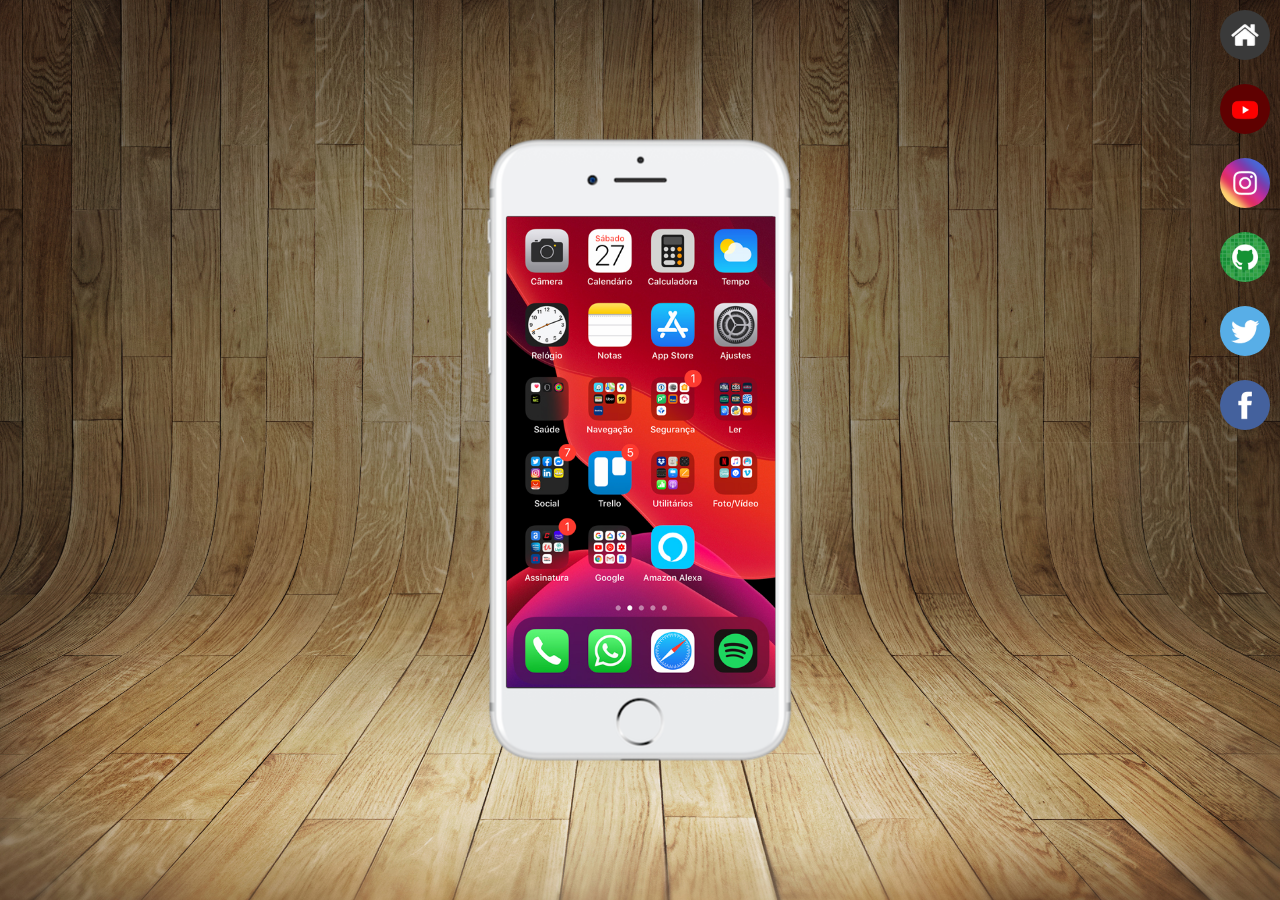
<file: index.html/index.html>
<!DOCTYPE html>
<html lang="en">
<head>
    <meta charset="UTF-8">
    <meta name="viewport" content="width=device-width, initial-scale=1.0">
    <title>Document</title>
    <link rel="shortcut icon" href="favicon.ico" type="image/x-icon">
    <link rel="stylesheet" href="estilos/style.css">
    <style>
        ::-webkit-scrollbar{
            width: 0px;
        }
    </style>
</head>
<body>
    <main>
        <section id="telefone">
            <iframe src="../home.html" name="tela" id="tela" frameborder="0">
                Seu navegador não é compativel.
            </iframe>

        </section>
        <section id="redes-sociais">
            <a href="../home.html" target="tela"> <img src="../imagens/logo-home.jpg" alt="home"></a> <br>

            <a href="../youtube.html" target="tela"> <img src="../imagens/logo-youtube.jpg" alt="youtube"></a> <br>

            <a href="../instagram.html" target="tela"> <img src="../imagens/logo-instagram.jpg" alt="instagram"></a> <br>

            <a href="../github.html" target="tela"> <img src="../imagens/logo-github.jpg" alt="github"></a> <br>

            <a href="../twitter.html" target="tela"> <img src="../imagens/logo-twitter.jpg" alt="twitter"></a> <br>

            <a href="../facebook.html" target="tela"> <img src="../imagens/logo-facebook.jpg" alt="facebook"></a>

        </section>
    </main>
</body>
</html>
</file>
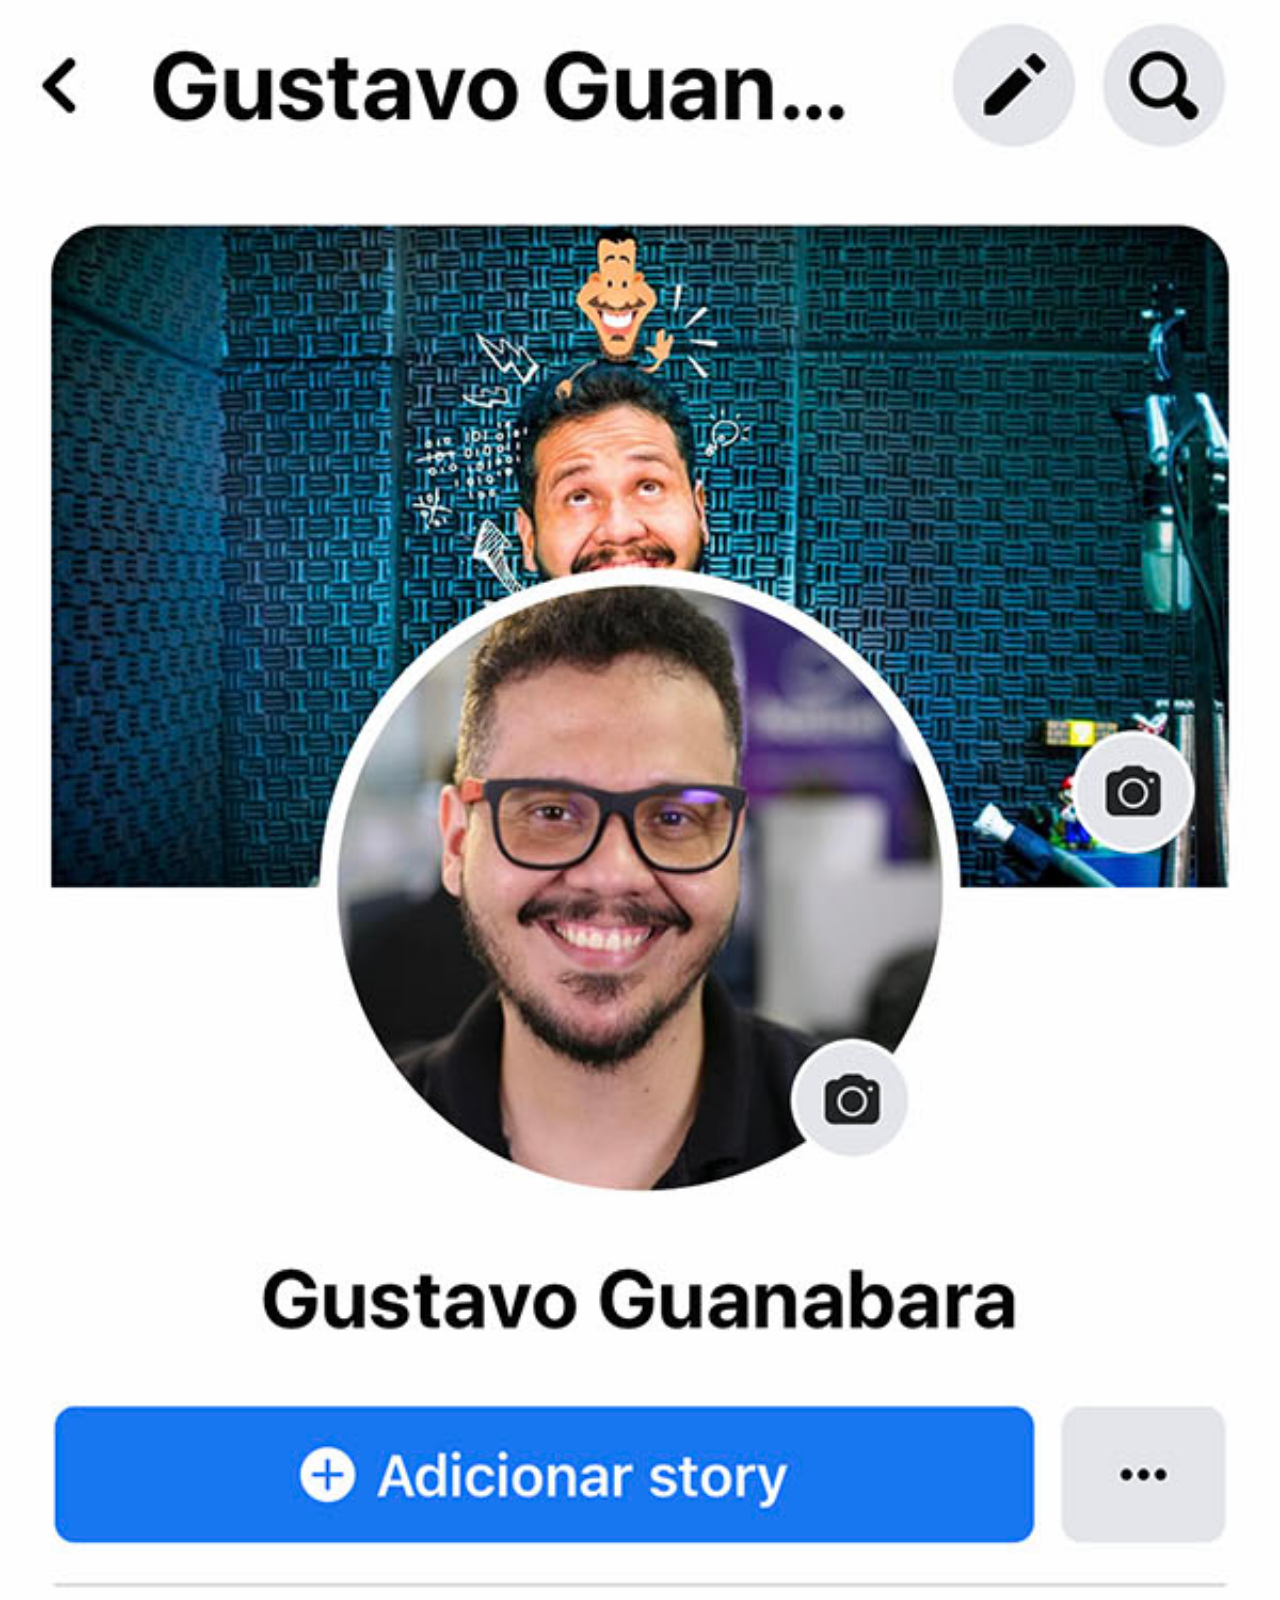
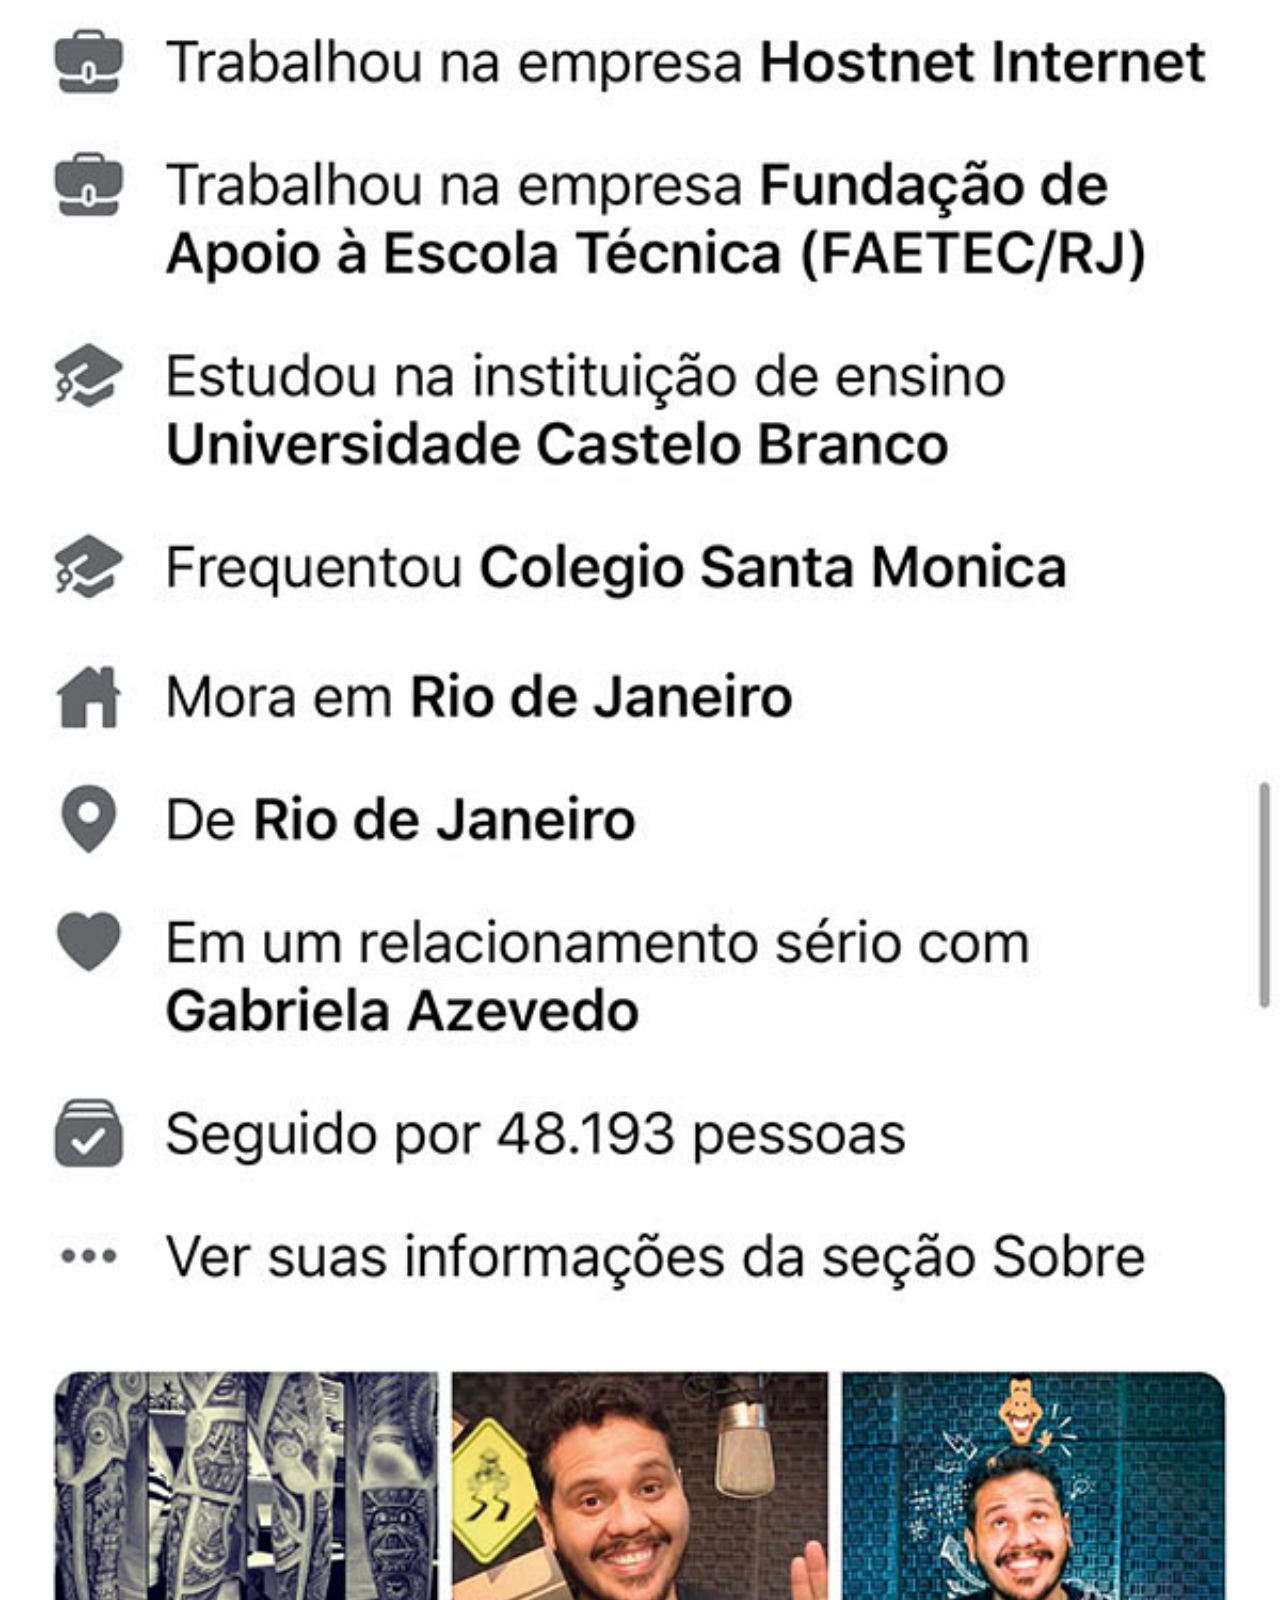
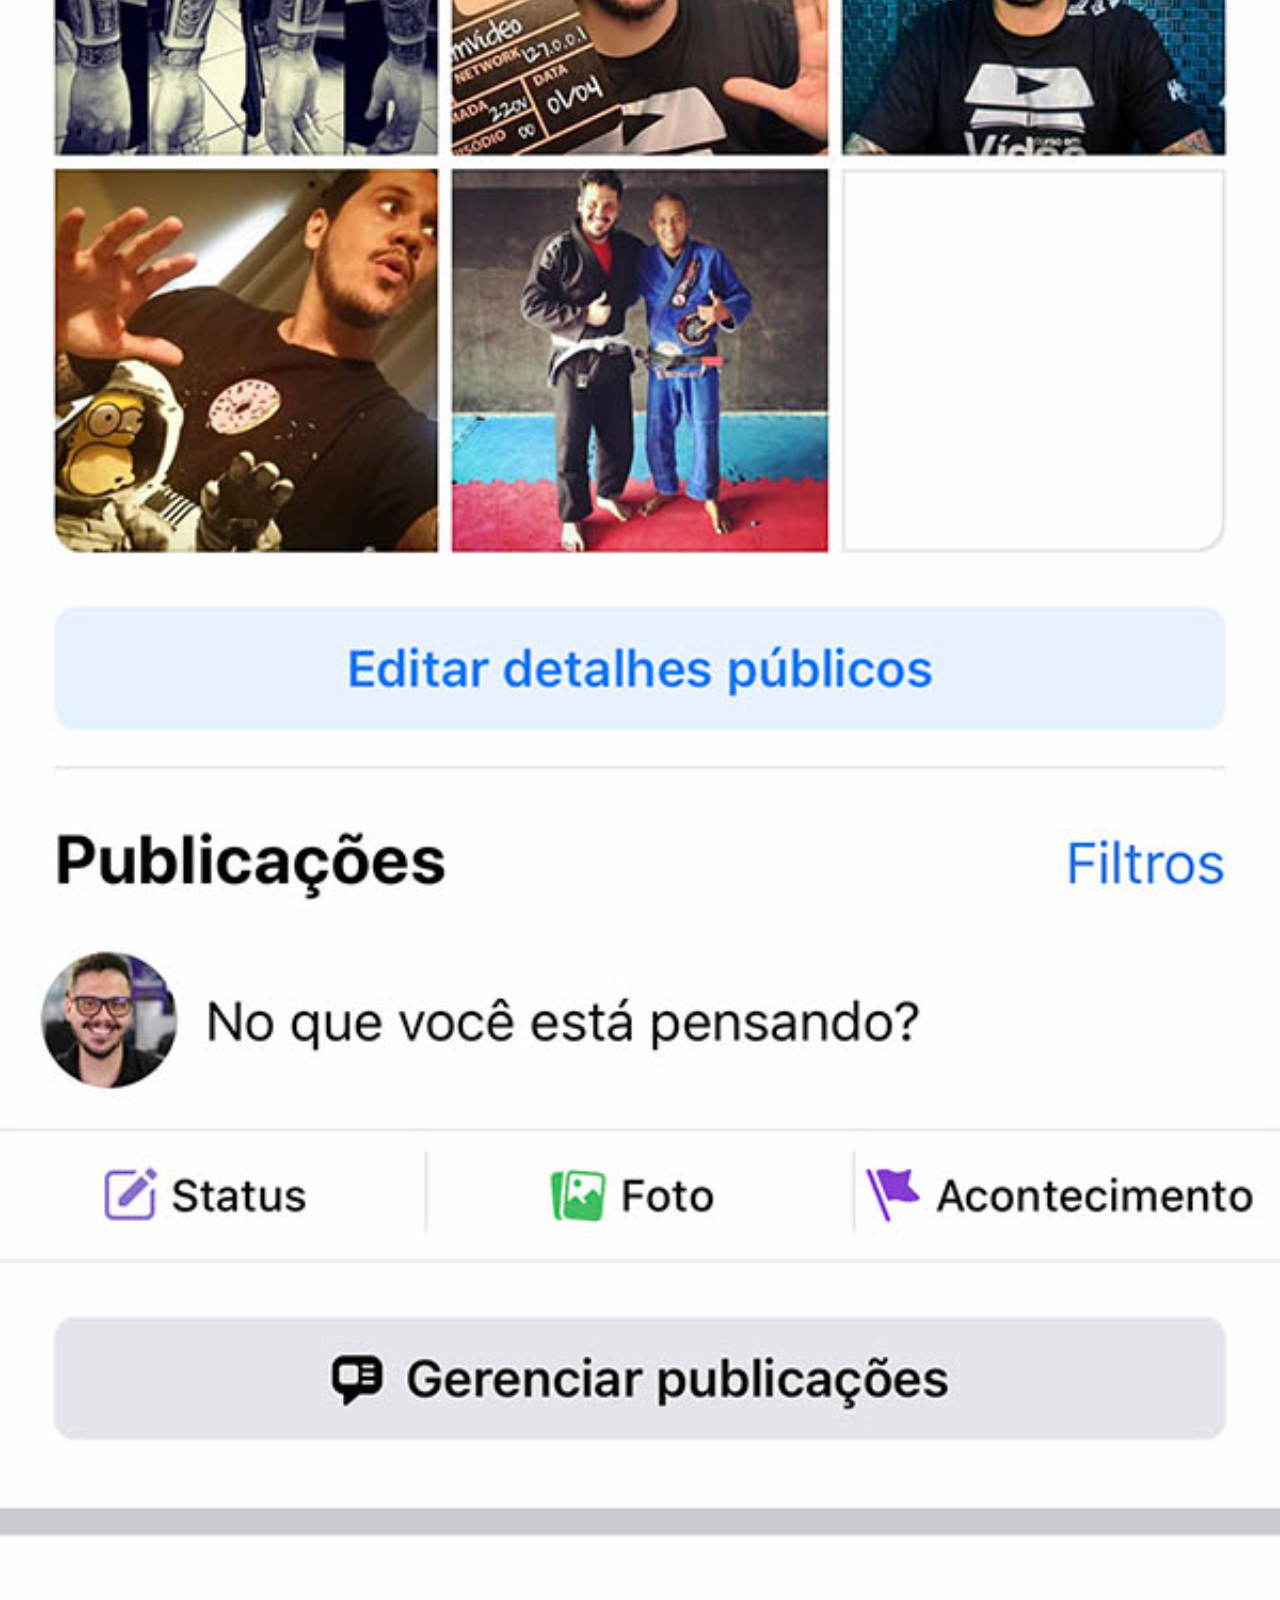
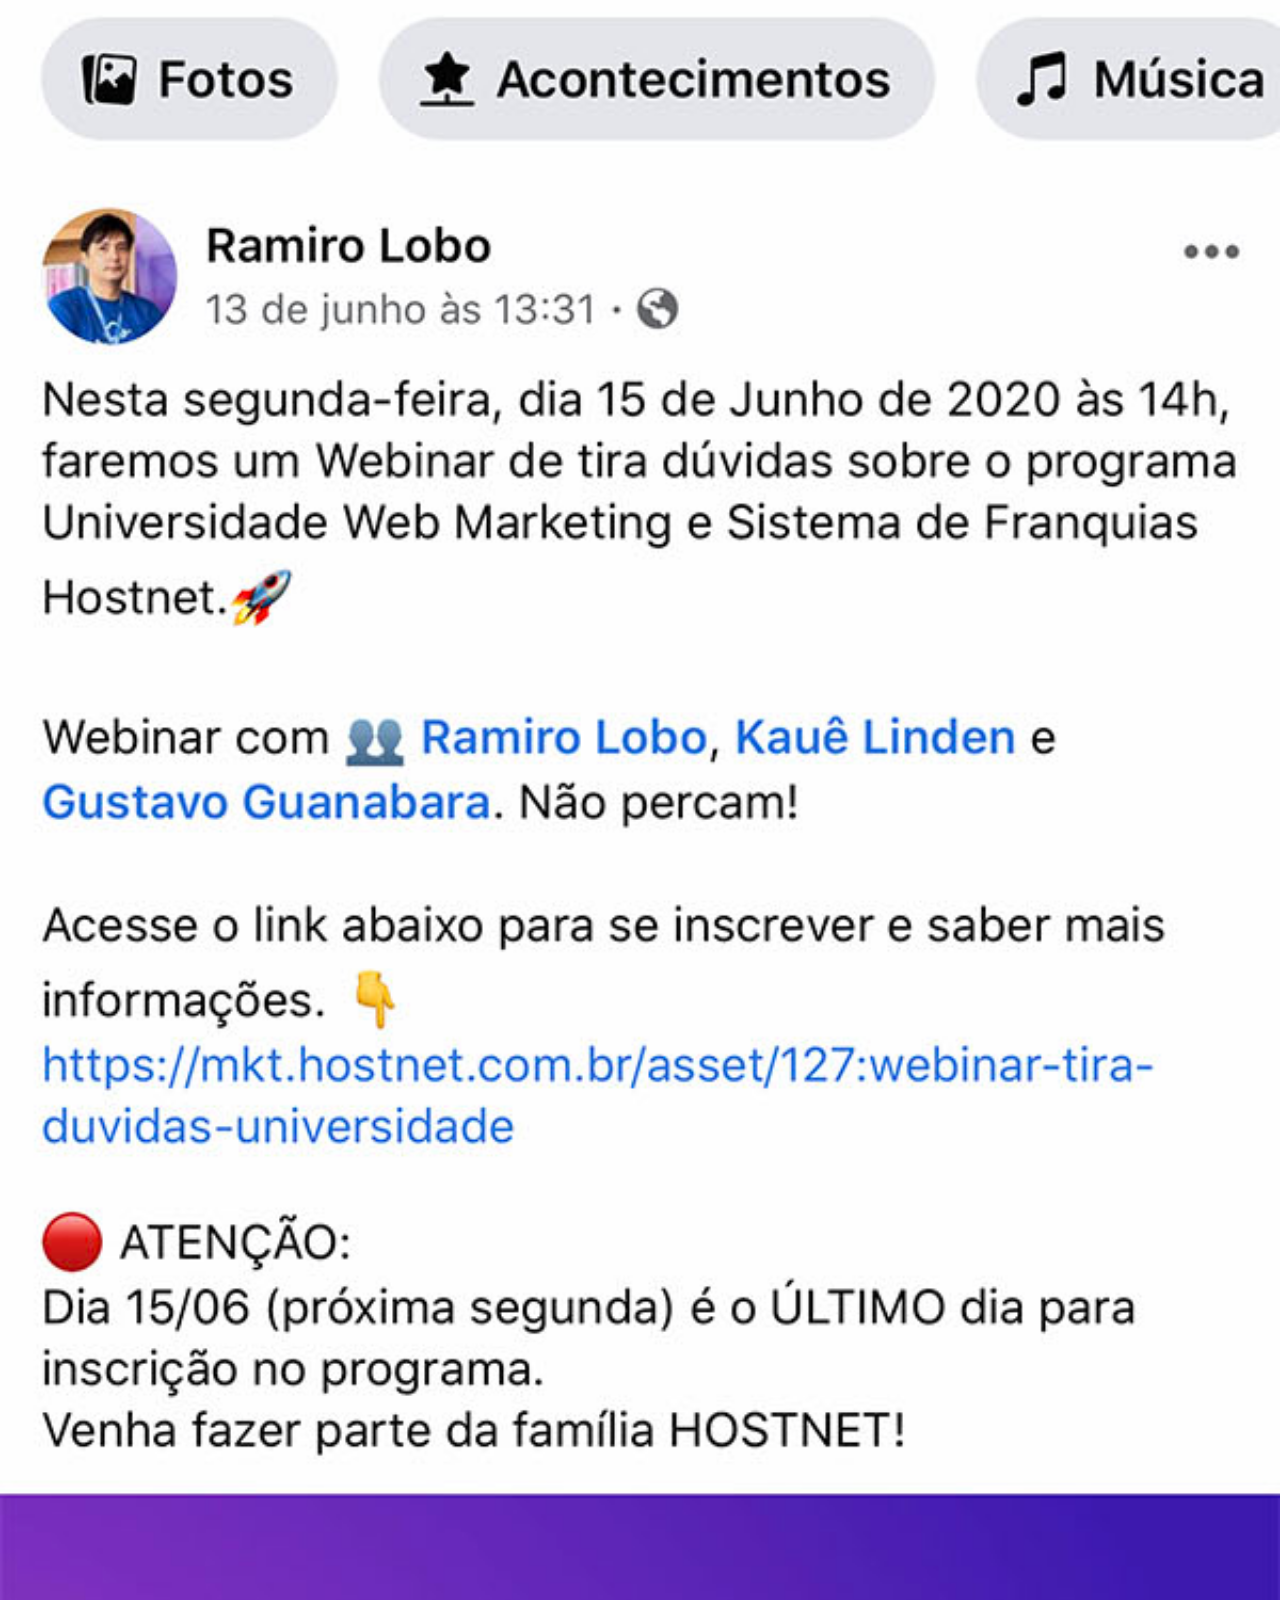
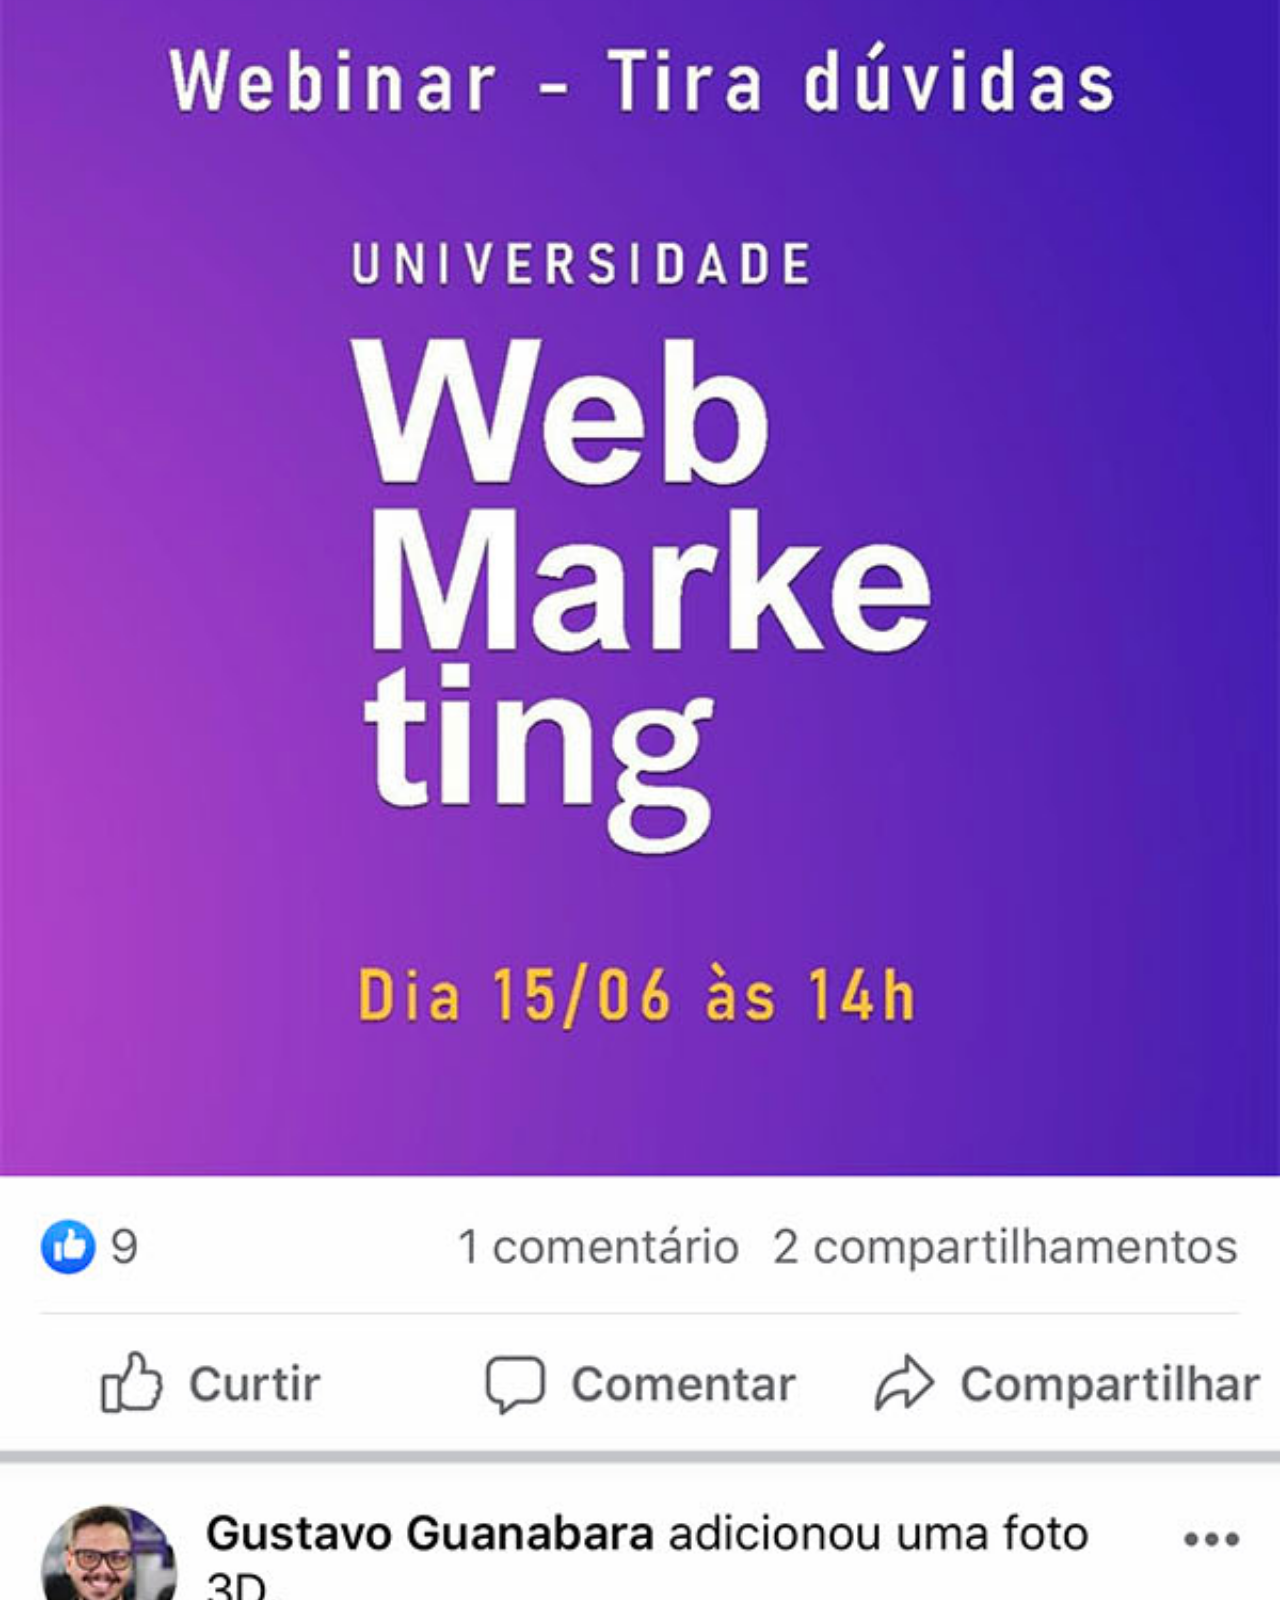
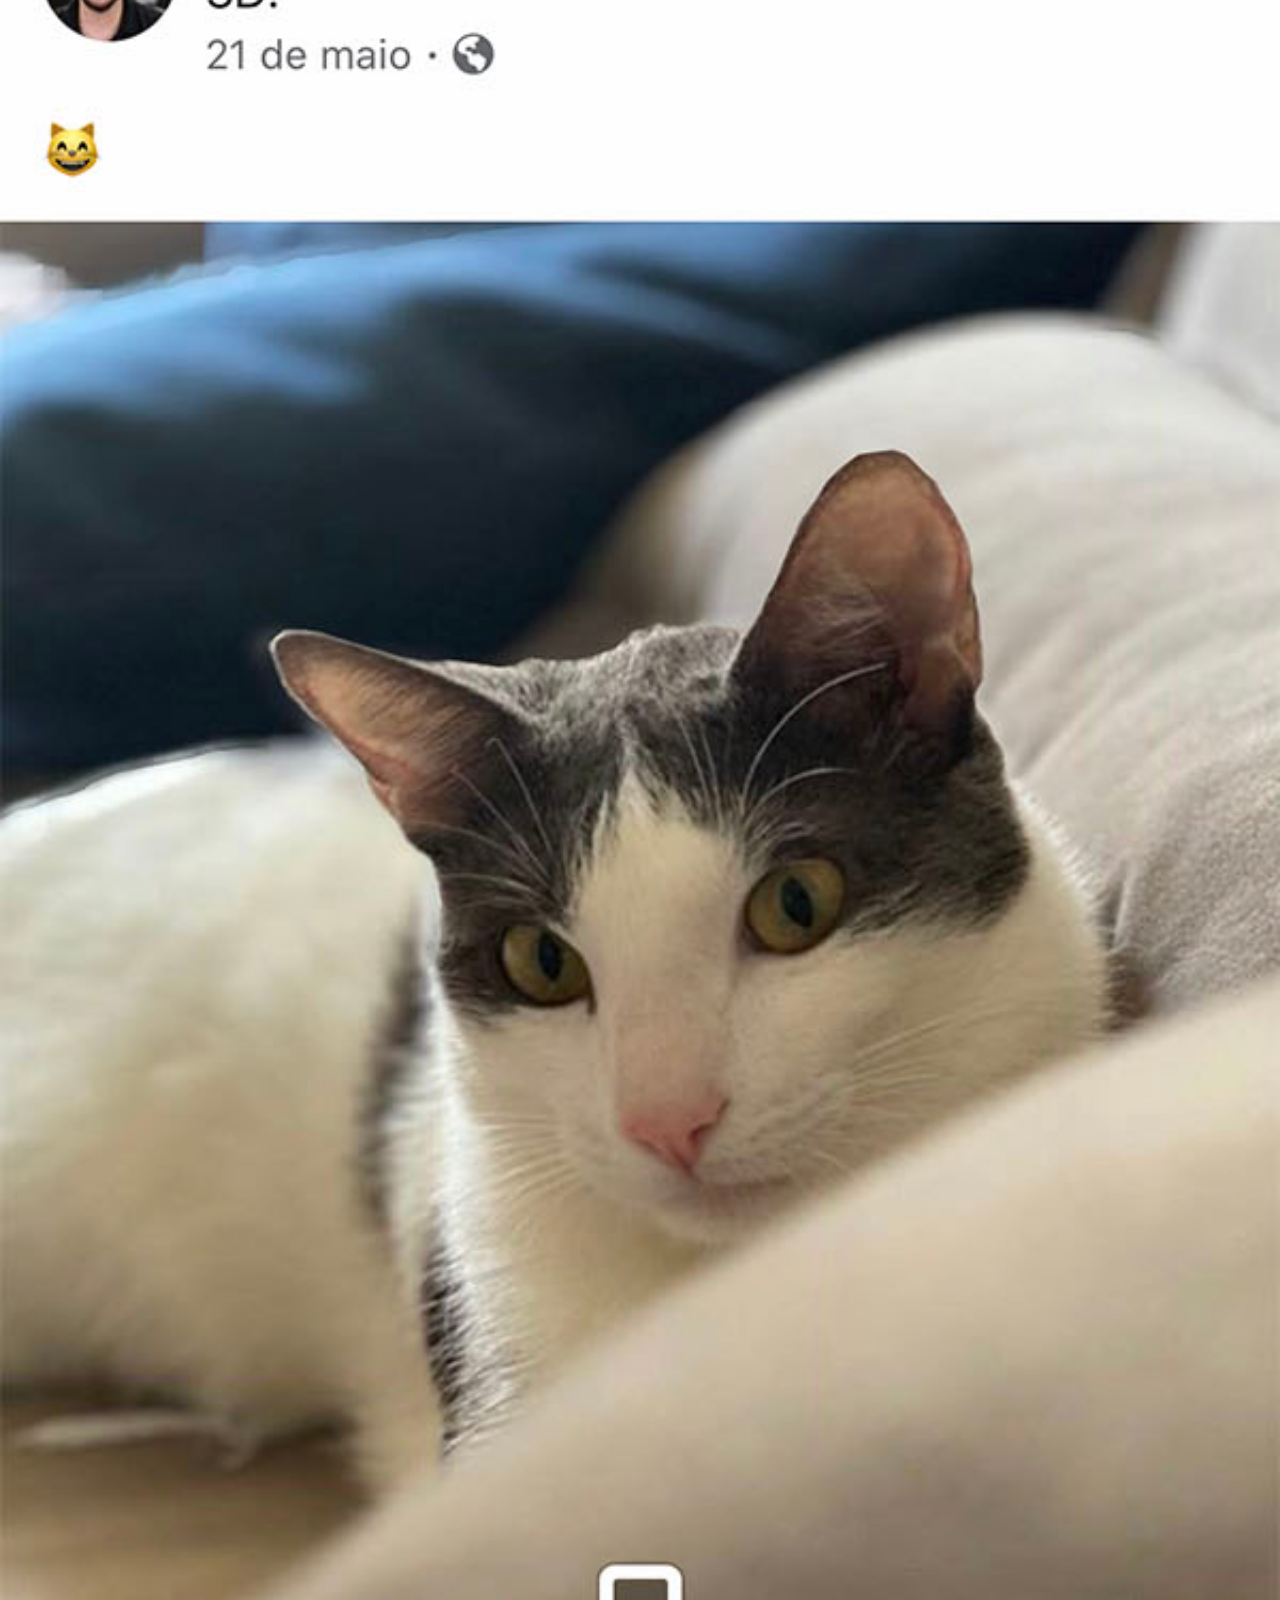
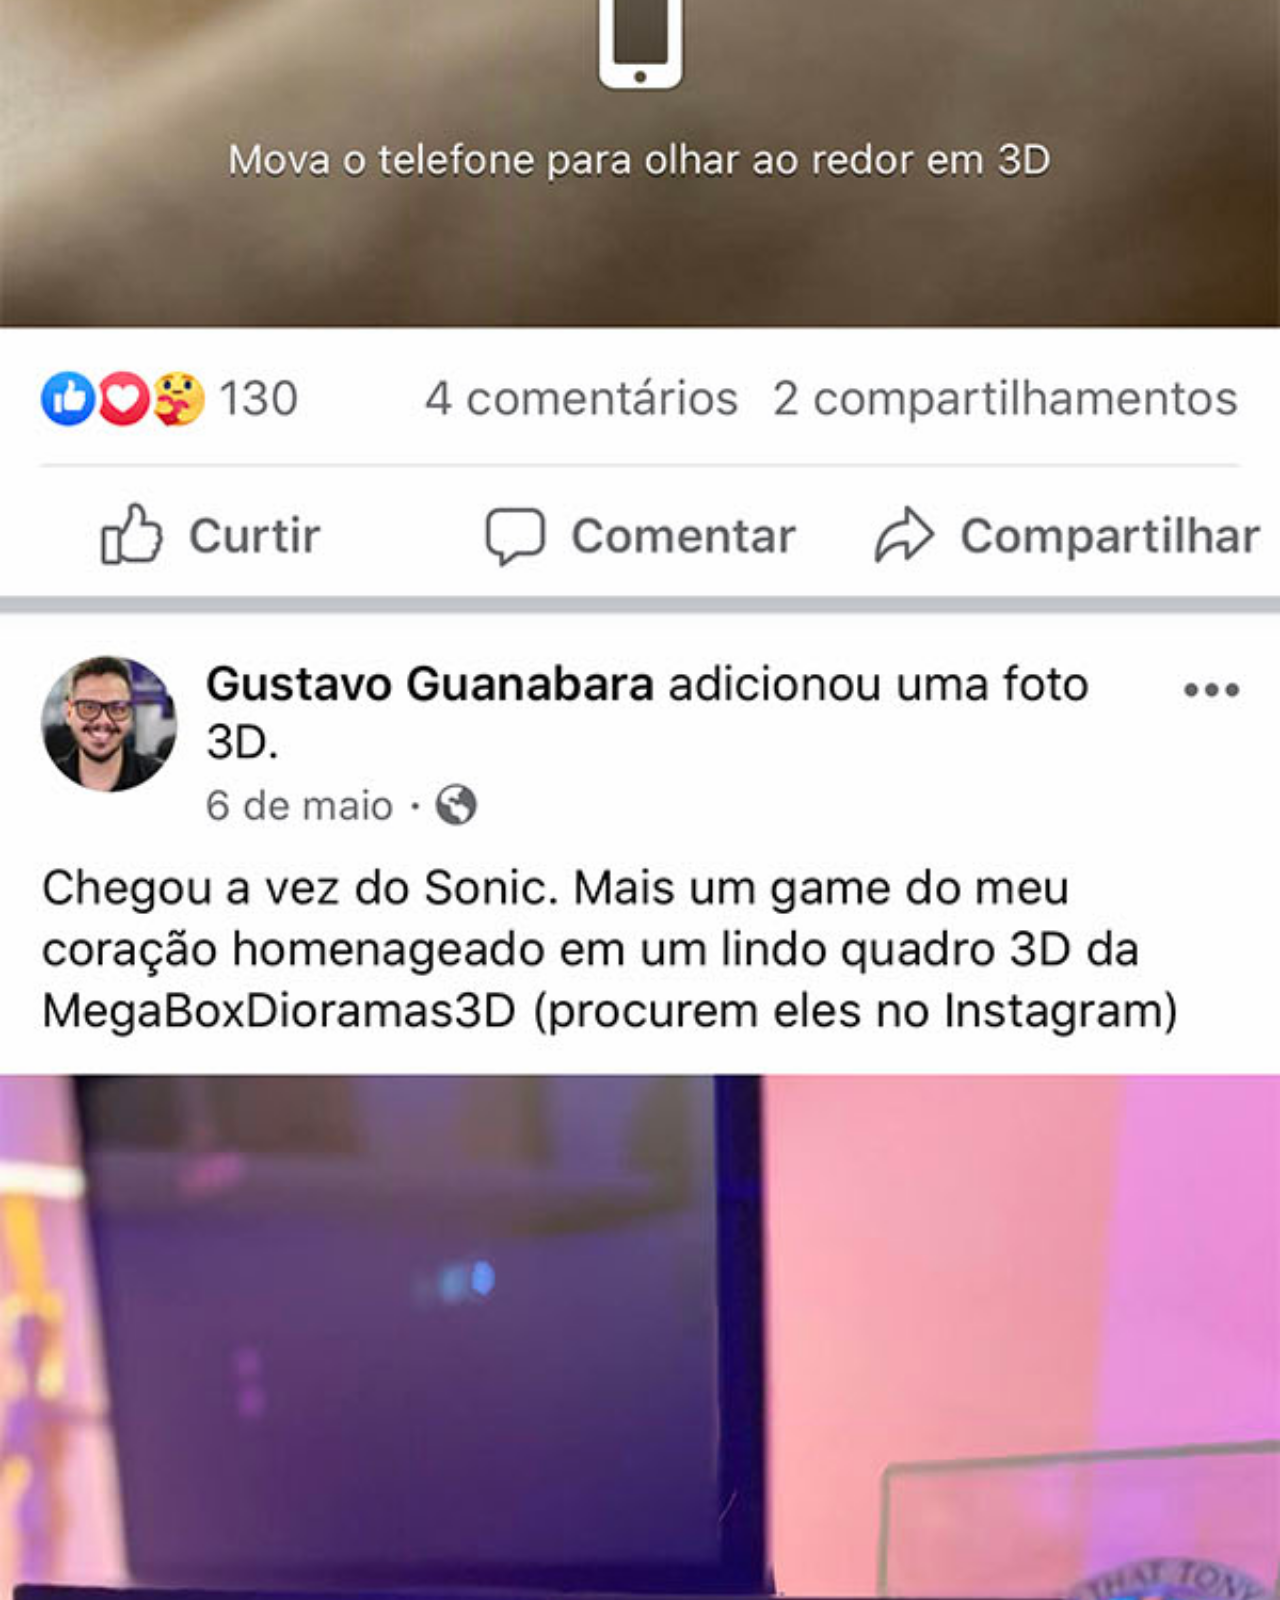
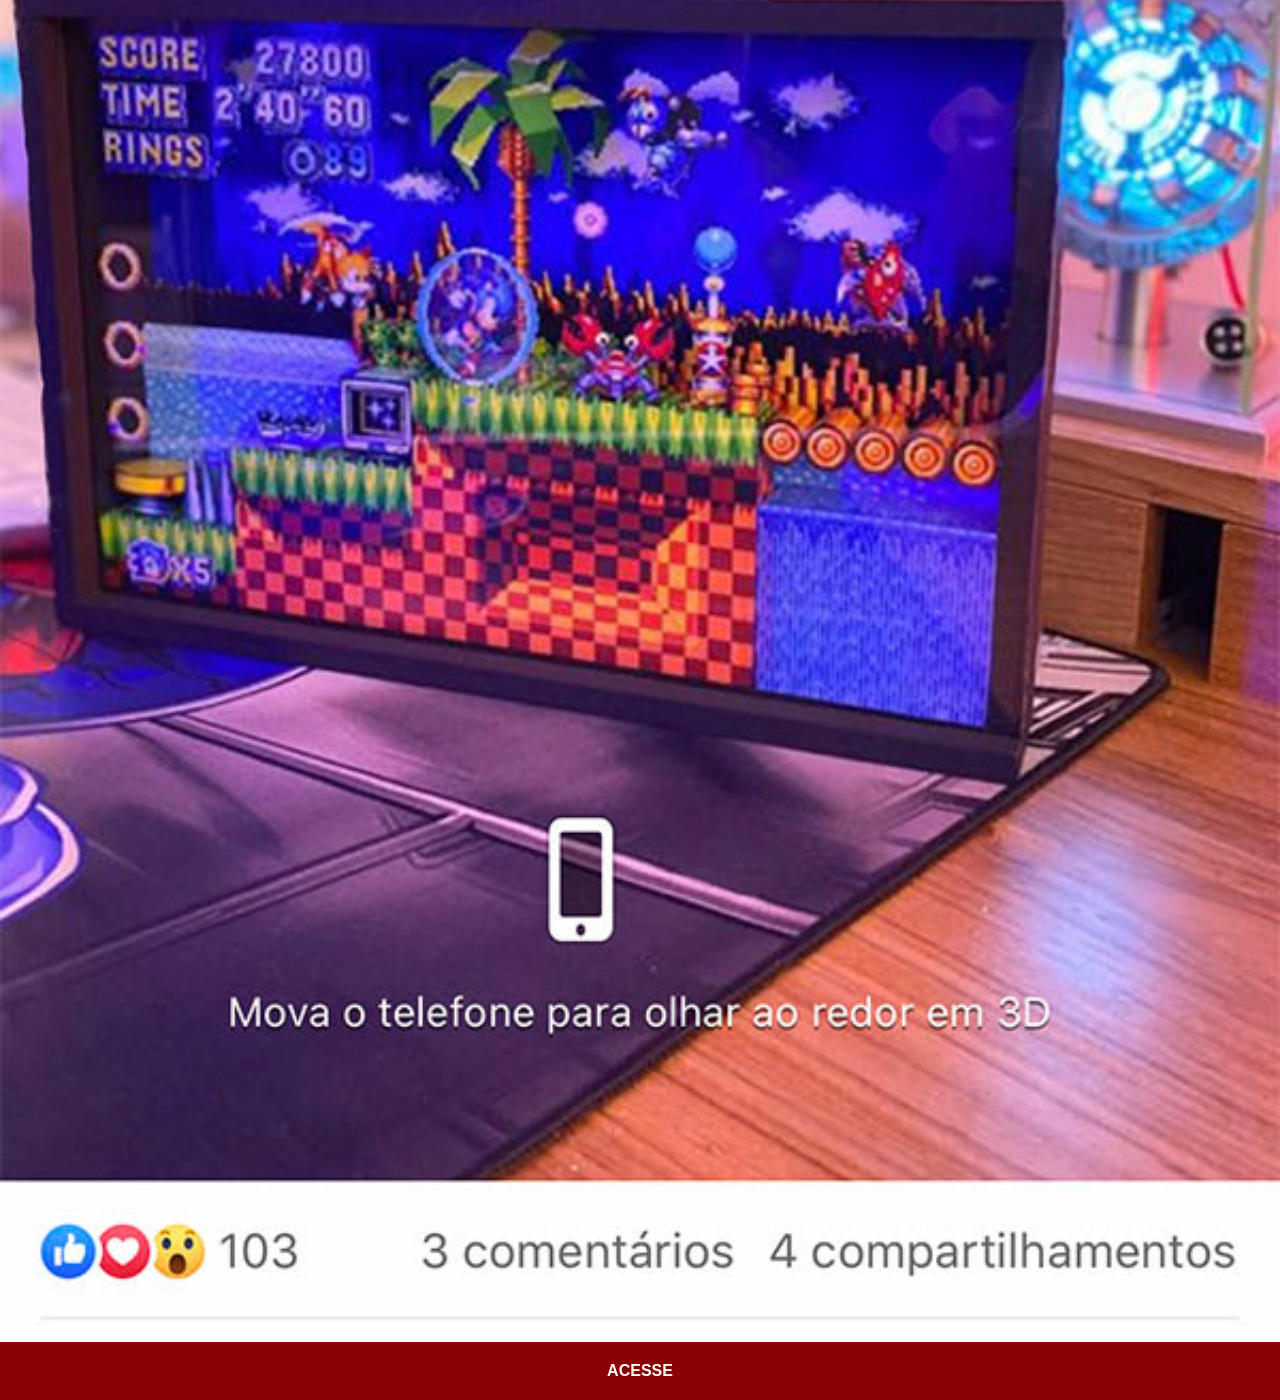
<file: facebook.html>
<!DOCTYPE html>
<html lang="en">
<head>
    <meta charset="UTF-8">
    <meta name="viewport" content="width=device-width, initial-scale=1.0">
    <title>Document</title>
        <style>
        *{
            padding: 0px;
            margin: 0px;
            font-family: Arial, Helvetica, sans-serif;
        }
        ::-webkit-scrollbar{
            width: 0px;
            height: 0px;
        }
        
        img{
            width: 100vw;


        }

        a{
            display: block;
            background-color: darkred;
            color: white;
            padding: 20px;
            text-align: center;
            font-weight: bolder;
            text-decoration: none;



        }


    </style>
</head>
<body>
    <img src="imagens/tela-facebook.jpg" alt="imagem youtube">
    
    <a href="https://www.facebook.com/gustavoguanabara" target="_blank">ACESSE</a>
    
</body>
</html>
</file>
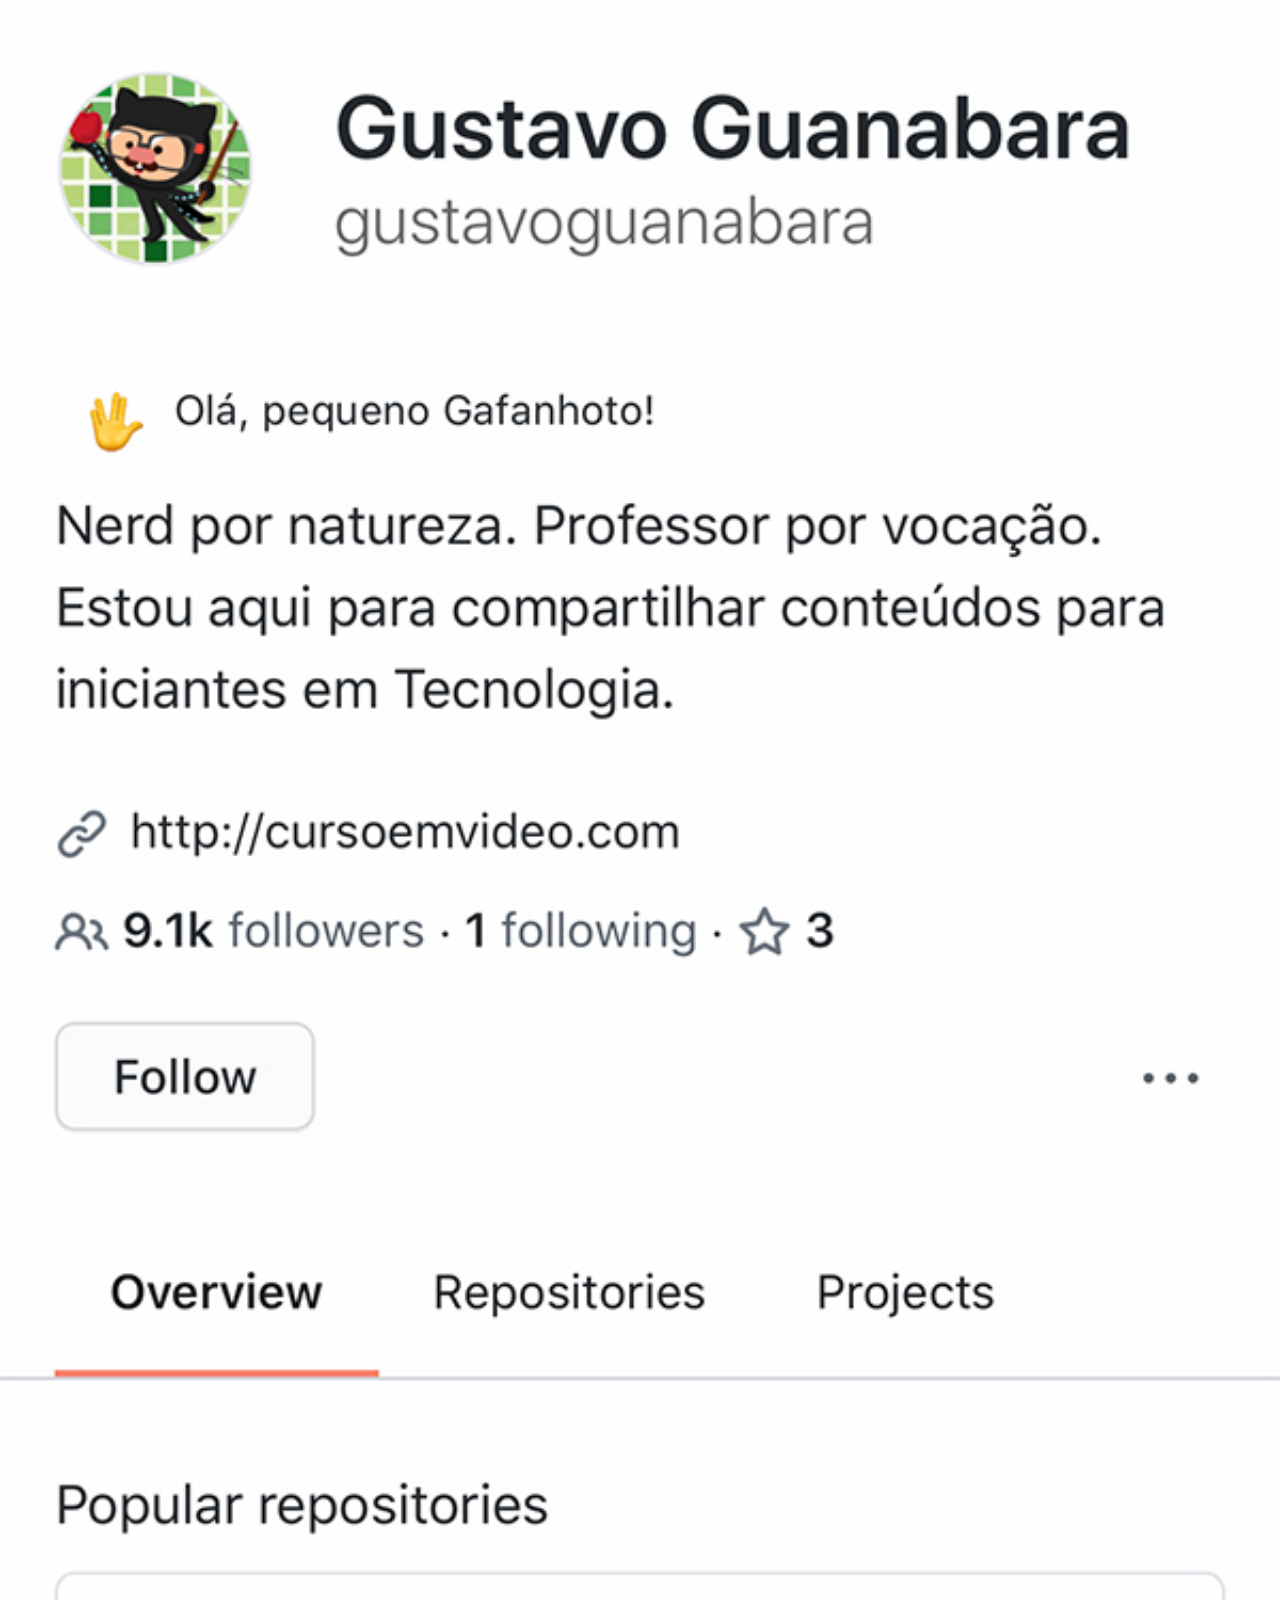
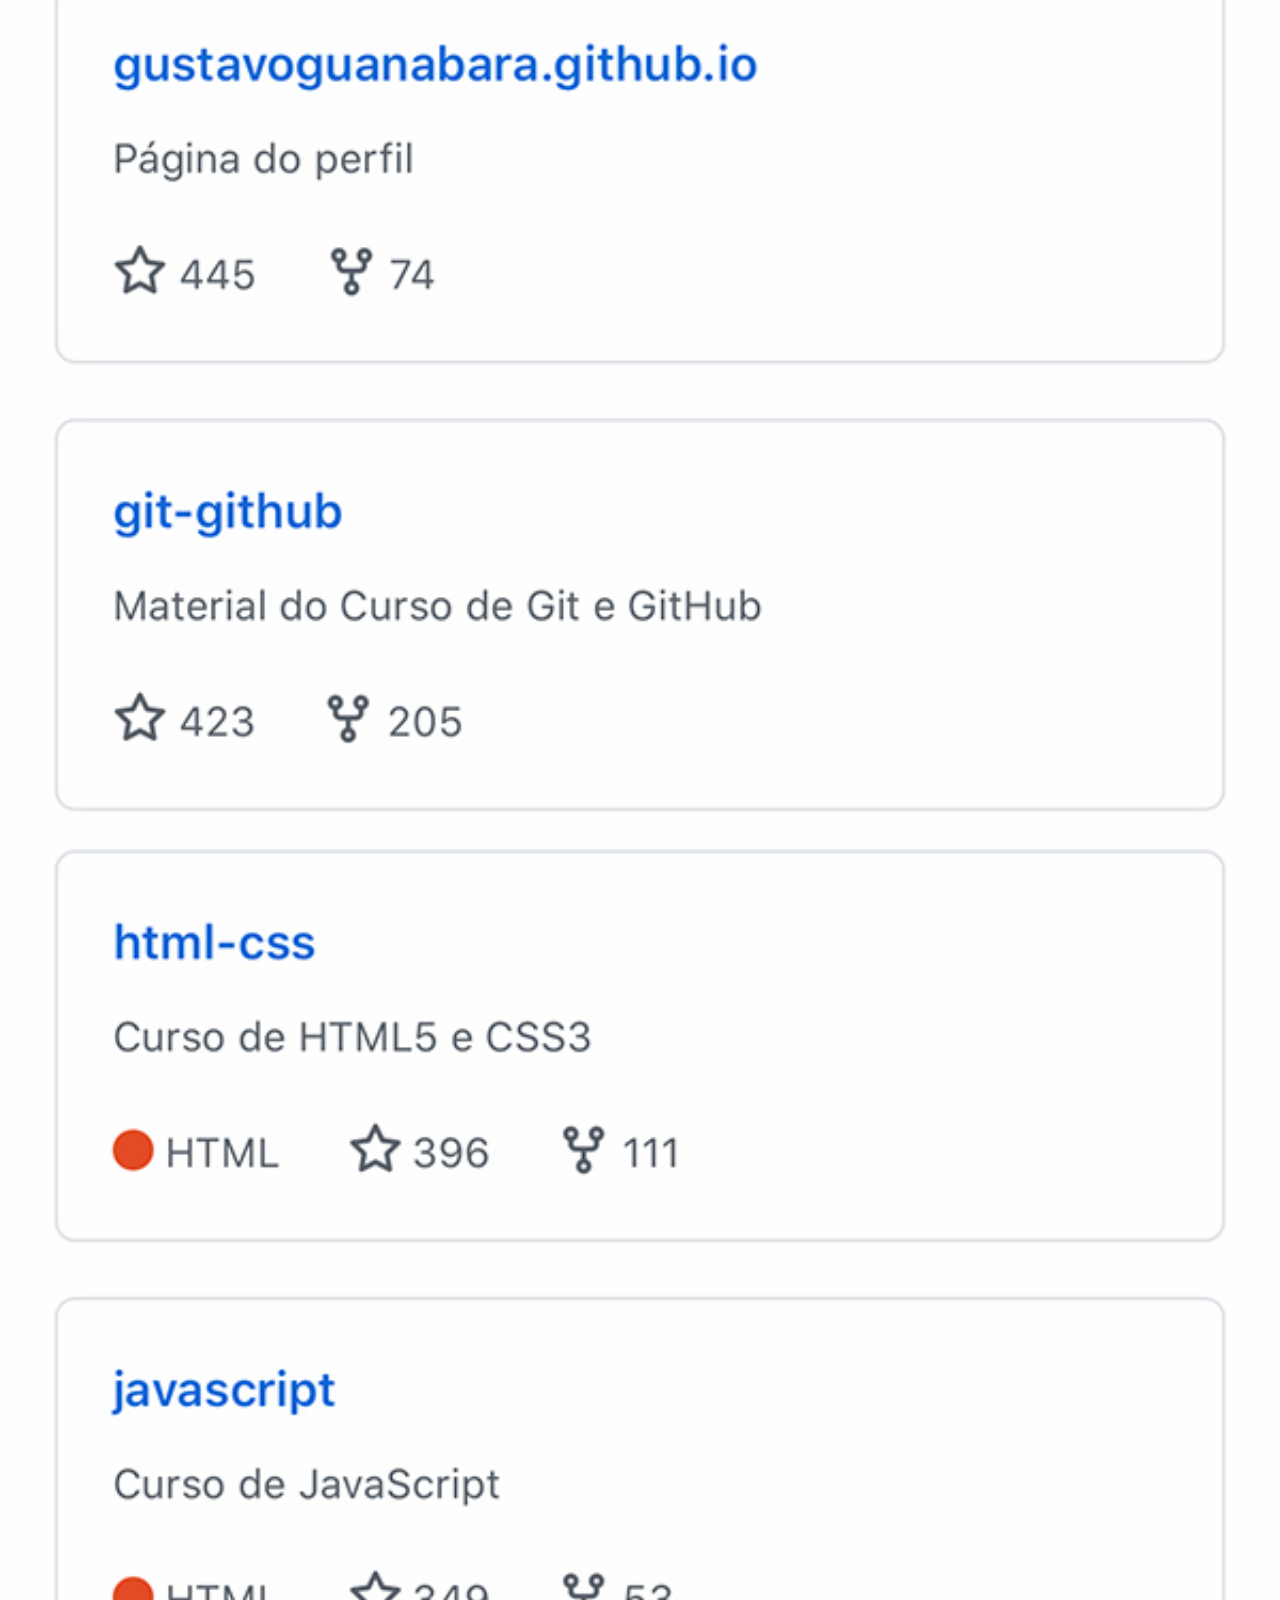
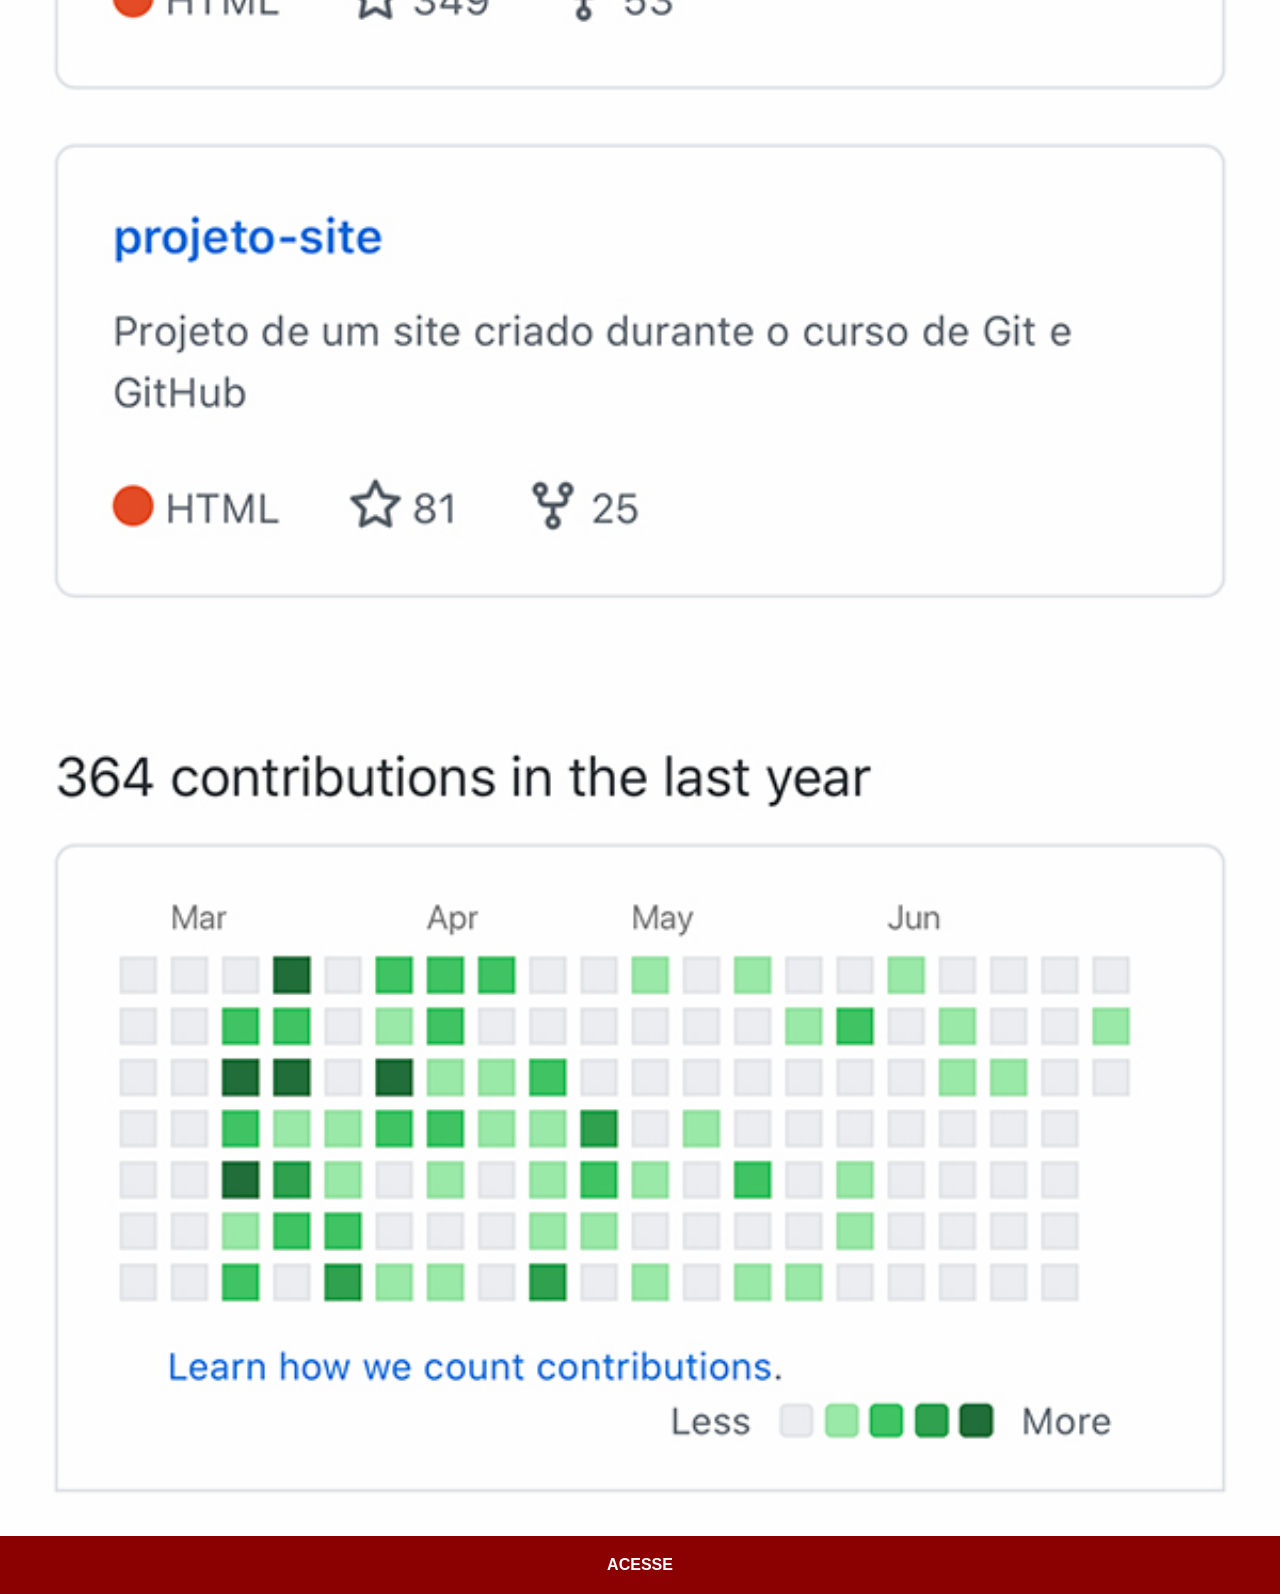
<file: github.html>
<!DOCTYPE html>
<html lang="en">
<head>
    <meta charset="UTF-8">
    <meta name="viewport" content="width=device-width, initial-scale=1.0">
    <title>Document</title>
    <style>
        *{
            padding: 0px;
            margin: 0px;
        }
        ::-webkit-scrollbar{
            width: 0px;
        }
        img{
            width: 100vw;
           
        }
        a{
            font-family: Arial, Helvetica, sans-serif;
            font-weight: bolder;
            text-align: center;
            text-decoration: none;
            background-color: darkred;
            color: white;
            display: block;
            padding: 20px;
            

        }
    
    </style>
</head>
<body>
    <img src="imagens/tela-github.jpg" alt="imagem youtube">
    
    <a href="https://github.com/gustavoguanabara" target="_blank">ACESSE</a>
</body>
</html>
</file>
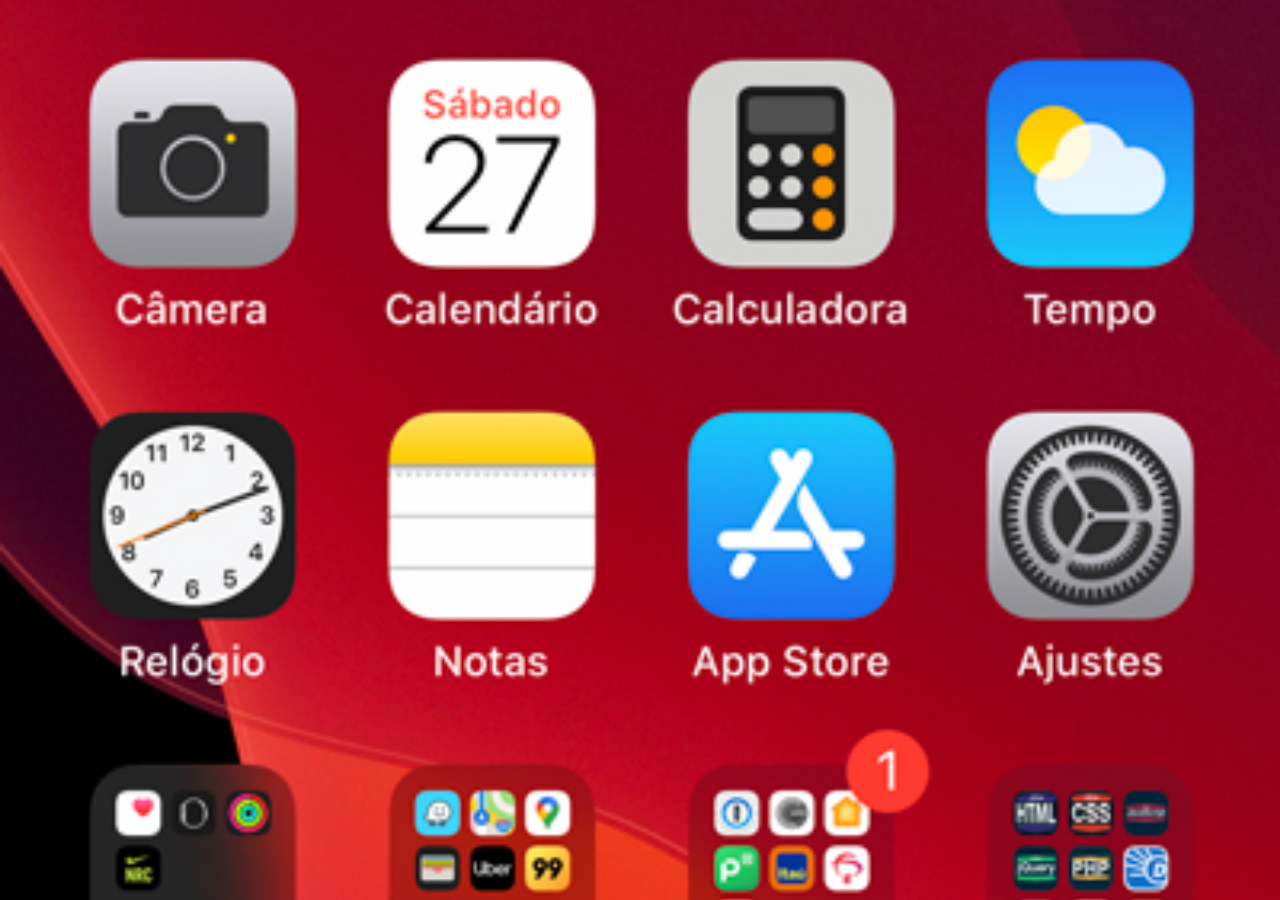
<file: home.html>
<!DOCTYPE html>
<html lang="pt-br">
<head>
    <meta charset="UTF-8">
    <meta name="viewport" content="width=device-width, initial-scale=1.0">
    <title>home</title>
    <style>
    *{
        margin: 0px;
        padding: 0px;

    }
    body{
        width: 100vw;
        height: 100vh;
        background: black url('imagens/tela-home.jpg') no-repeat top center;
        background-size: cover;

    }
    </style>
</head>
<body>
    
</body>
</html>
</file>
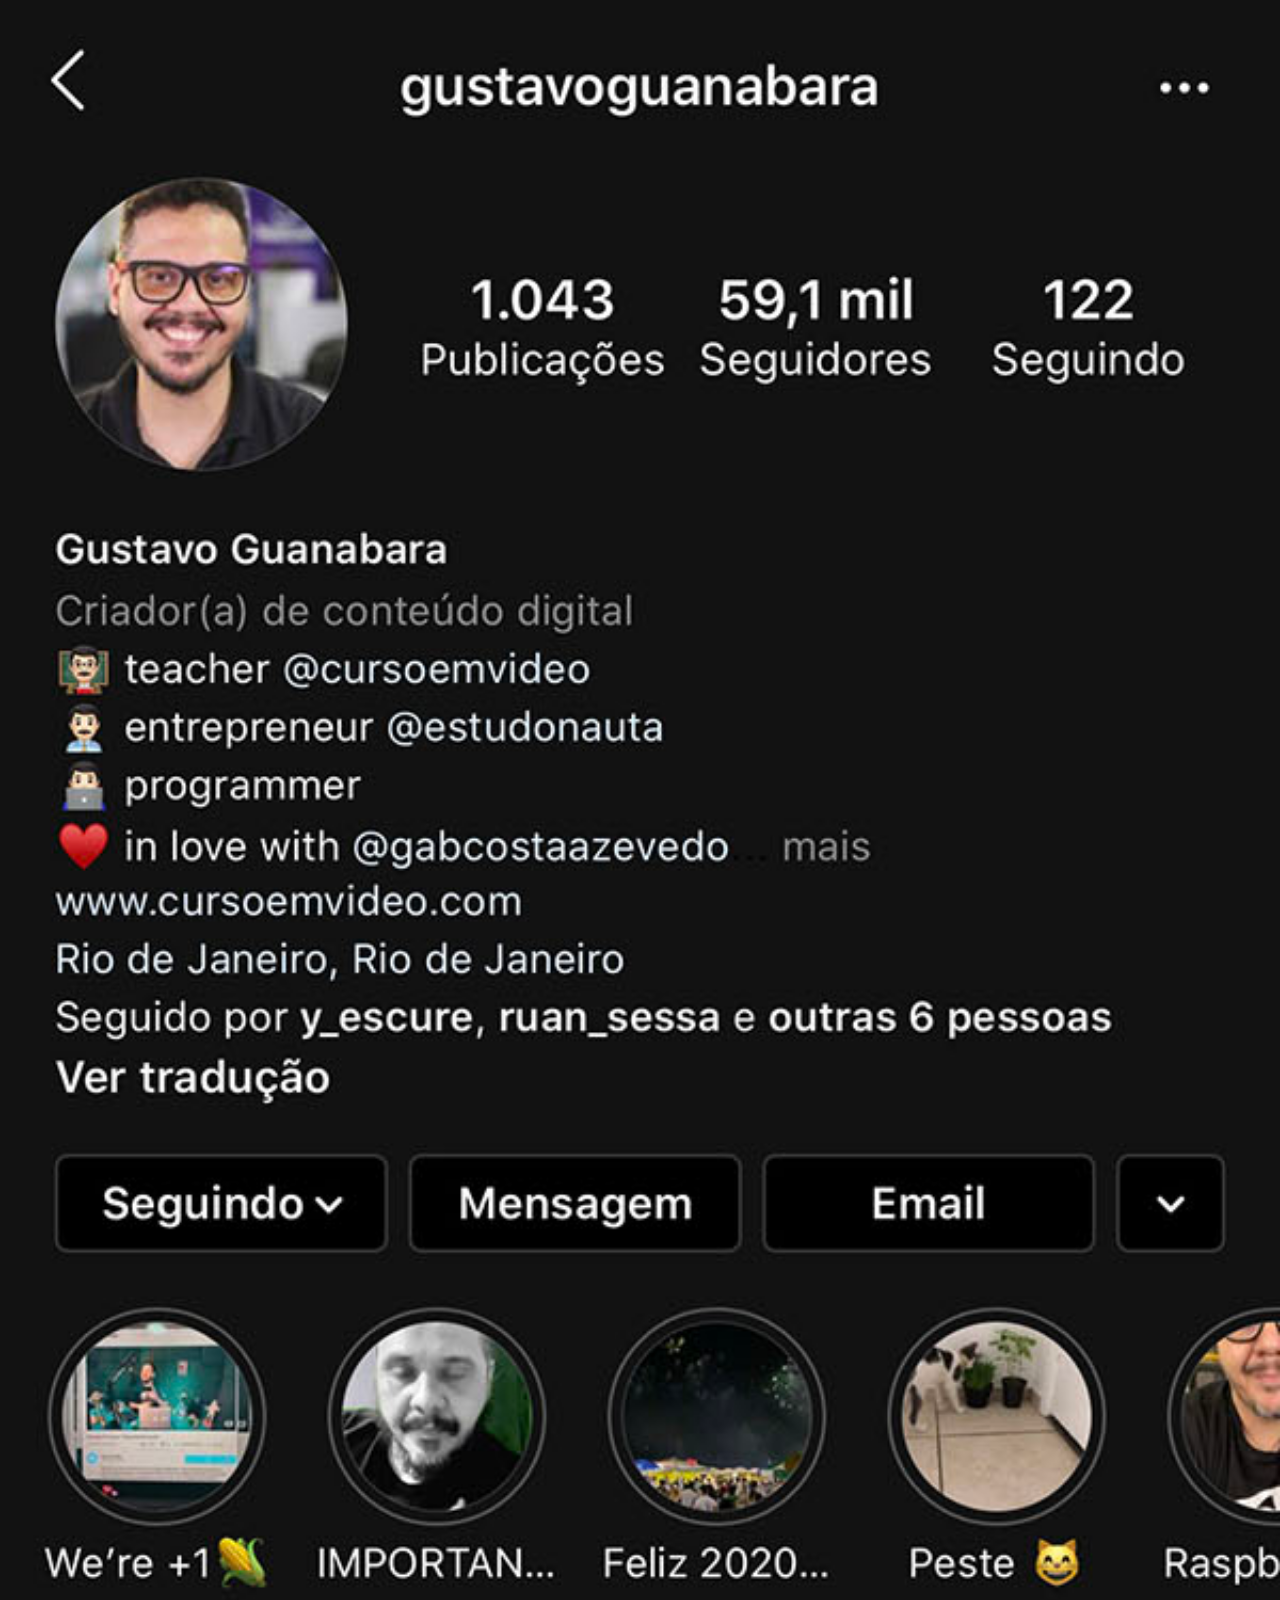
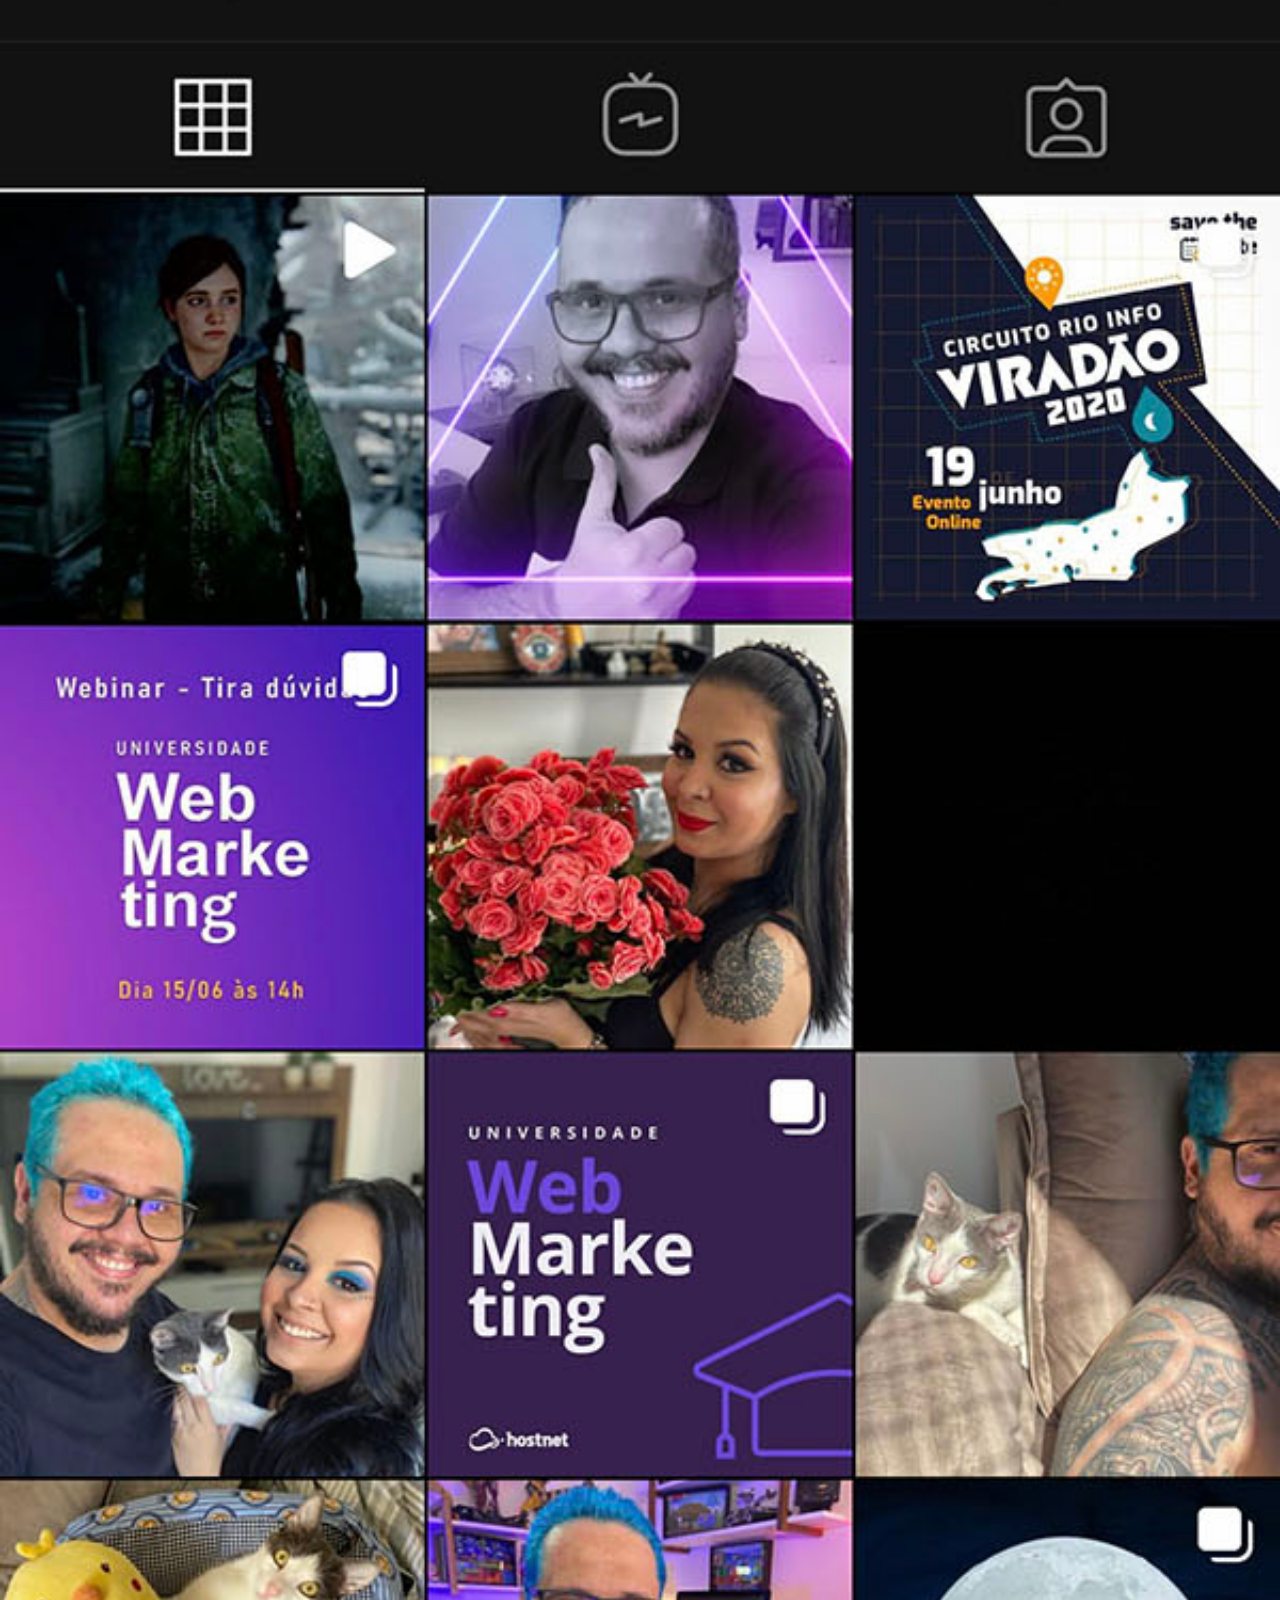
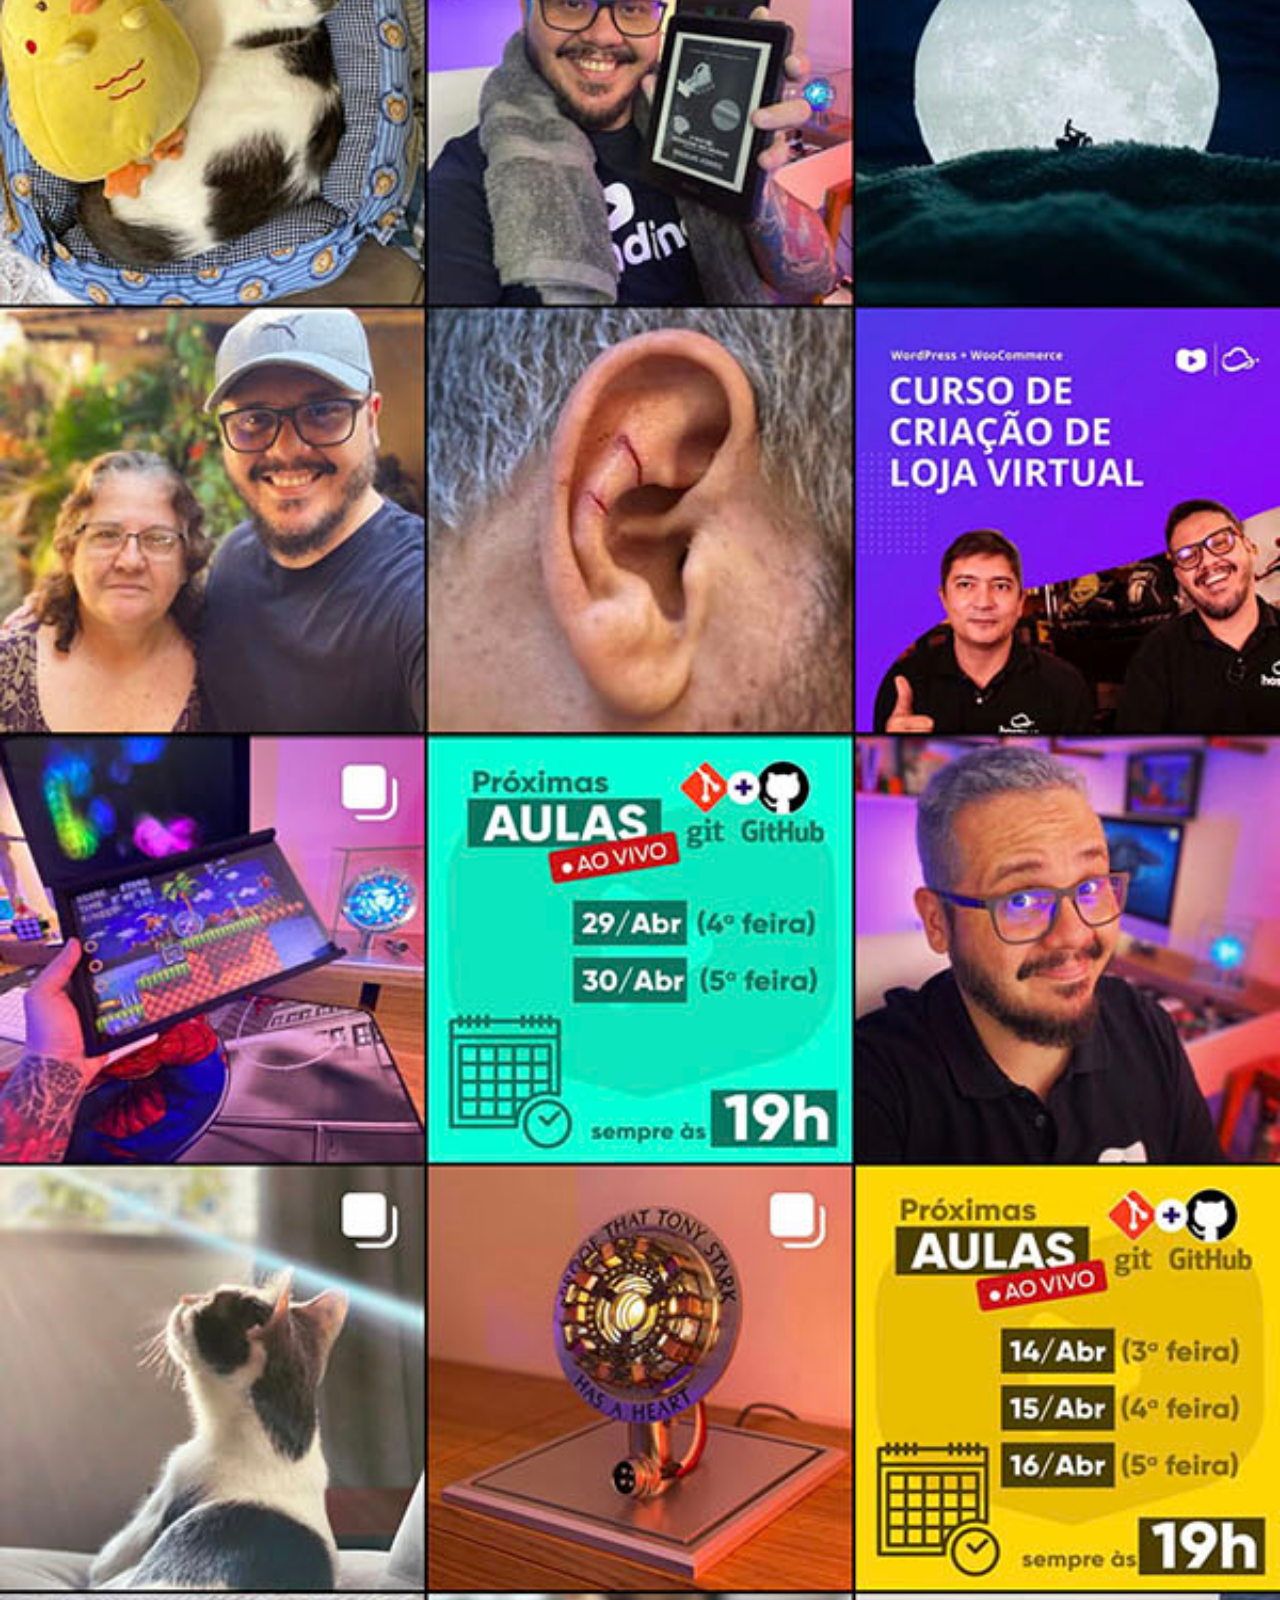
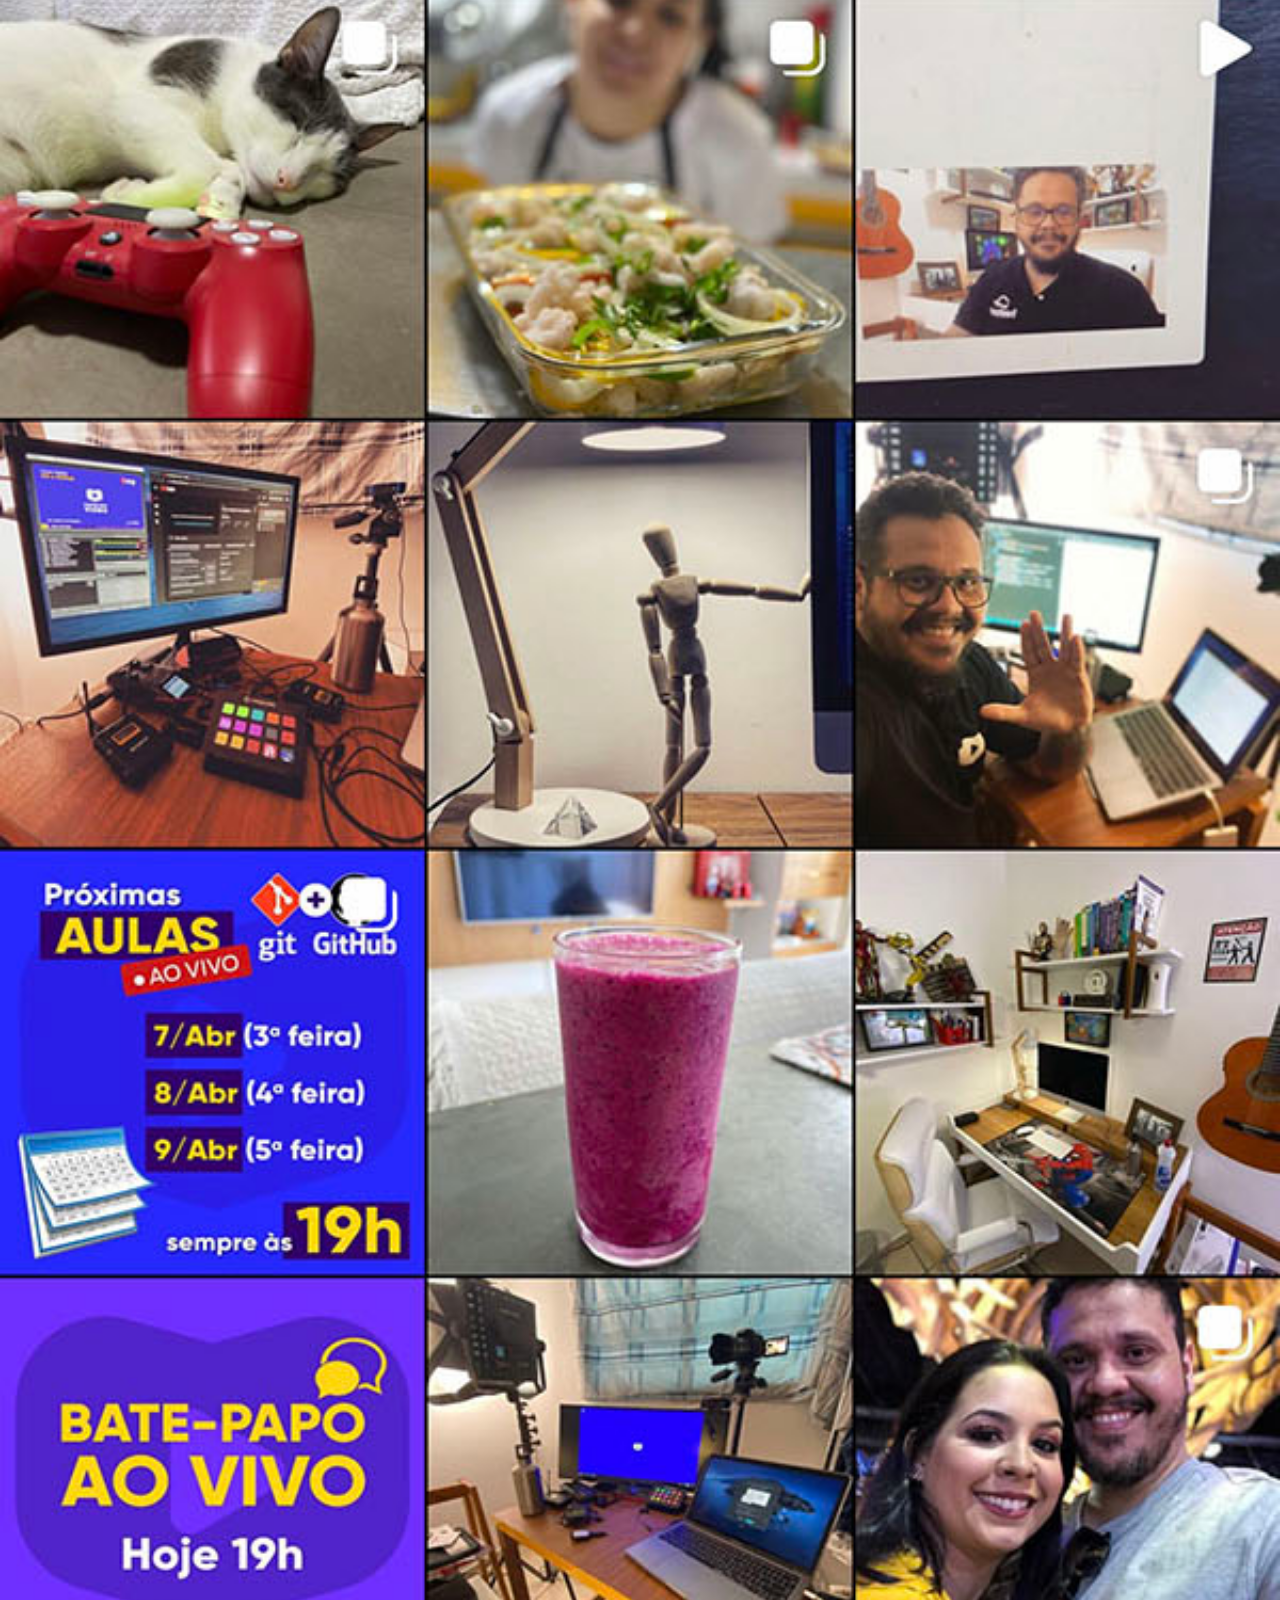
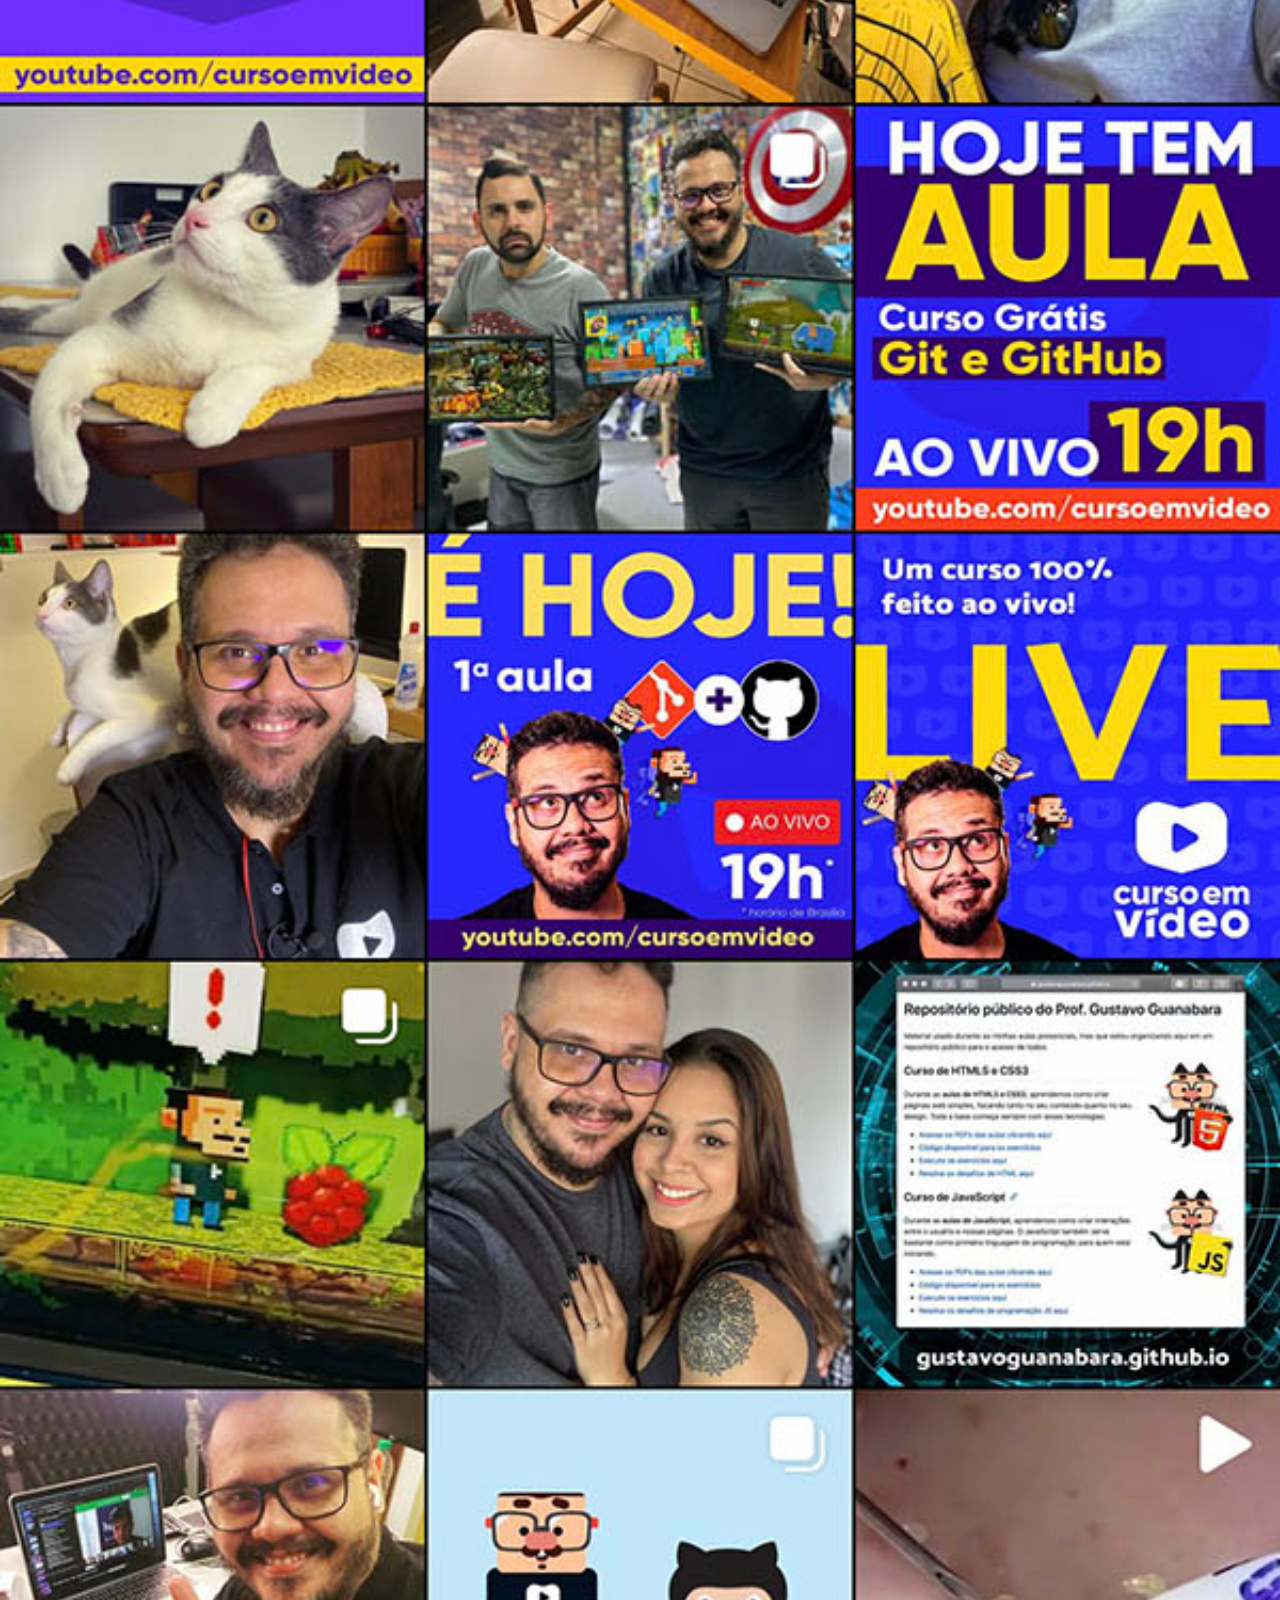
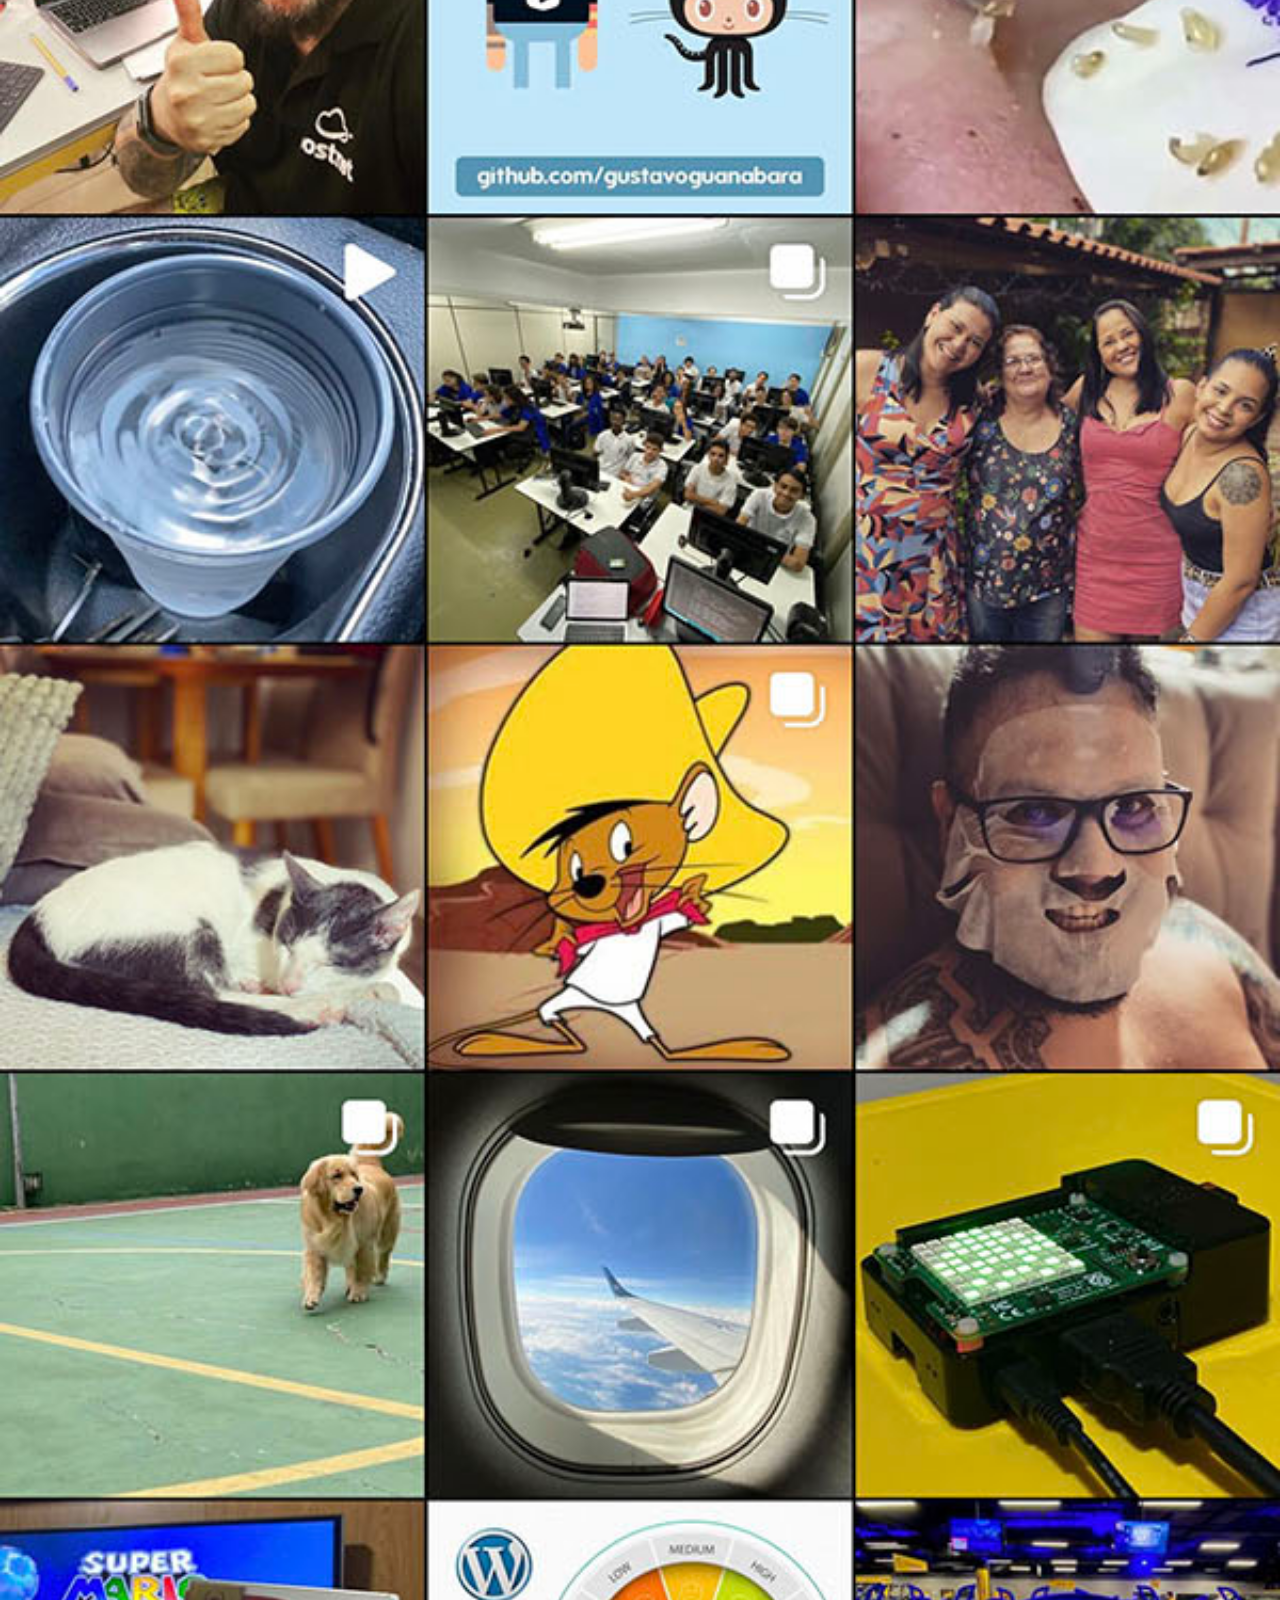
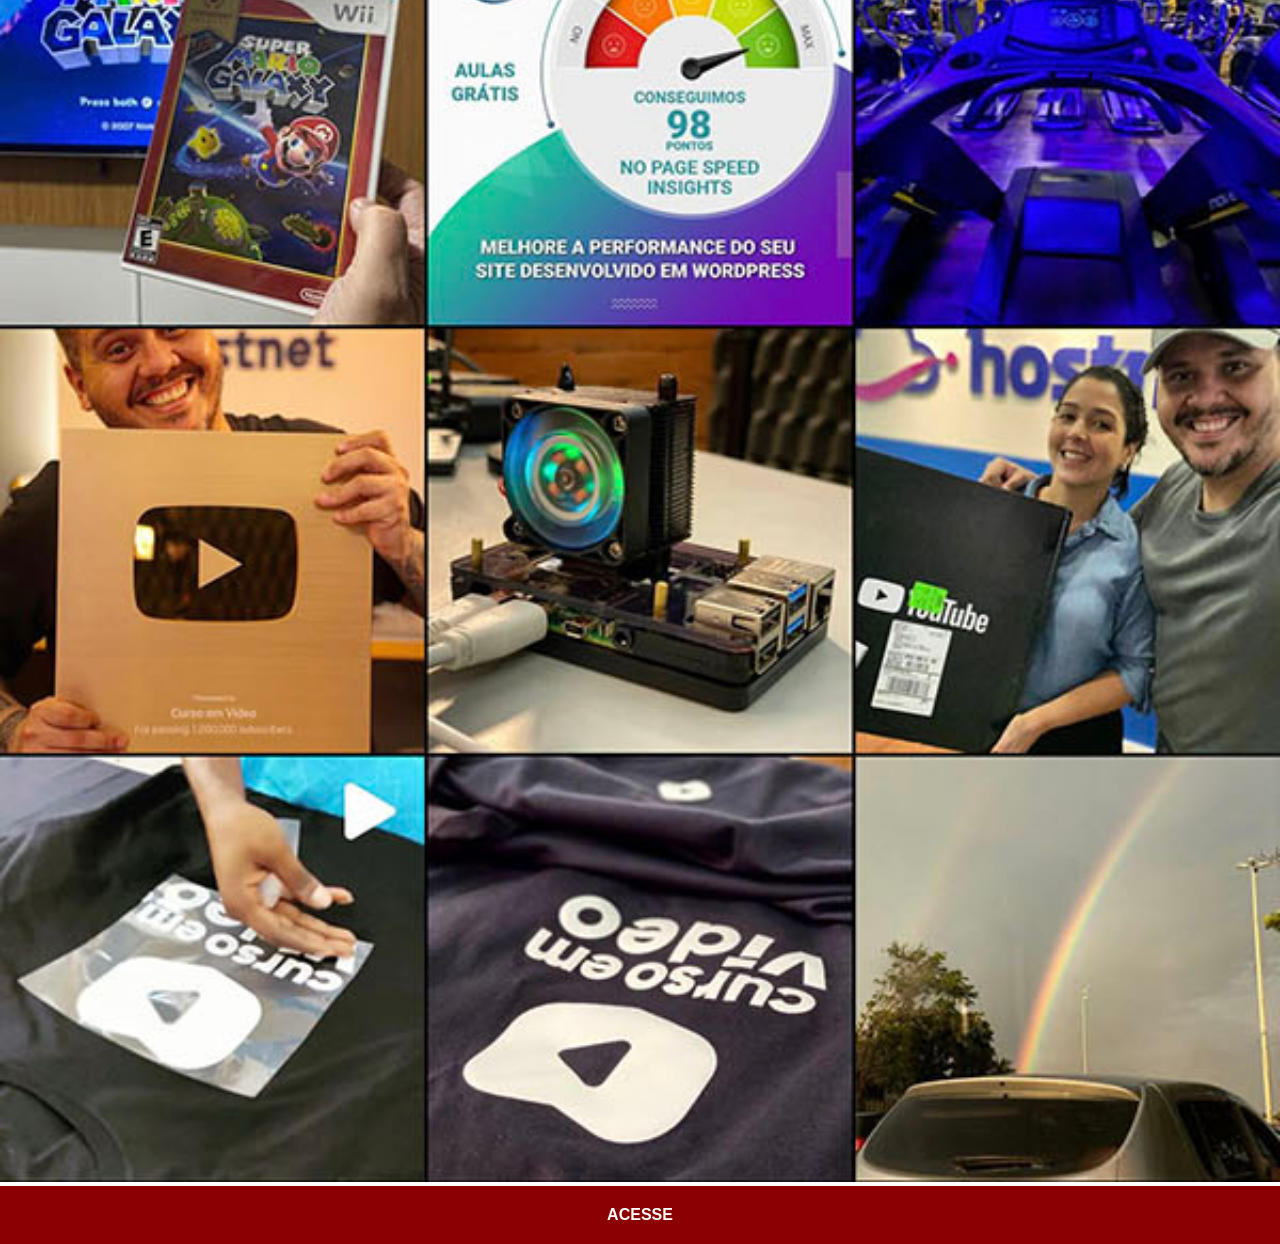
<file: instagram.html>
<!DOCTYPE html>
<html lang="pt-br">
<head>
    <meta charset="UTF-8">
    <meta name="viewport" content="width=device-width, initial-scale=1.0">
    <title>Document</title>
    <style>
        *{
            padding: 0px;
            margin: 0px;
            font-family: Arial, Helvetica, sans-serif;
        }
        ::-webkit-scrollbar{
            width: 0px;
            height: 0px;
        }
        
        img{
            width: 100vw;


        }

        a{
            display: block;
            background-color: darkred;
            color: white;
            padding: 20px;
            text-align: center;
            font-weight: bolder;
            text-decoration: none;



        }


    </style>
</head>
<body>
    <img src="imagens/tela-instagram.jpg" alt="imagem instagram">
    
    <a href="https://www.instagram.com/gustavoguanabara/" target="_blank">ACESSE</a>

    
</body>
</html>
</file>
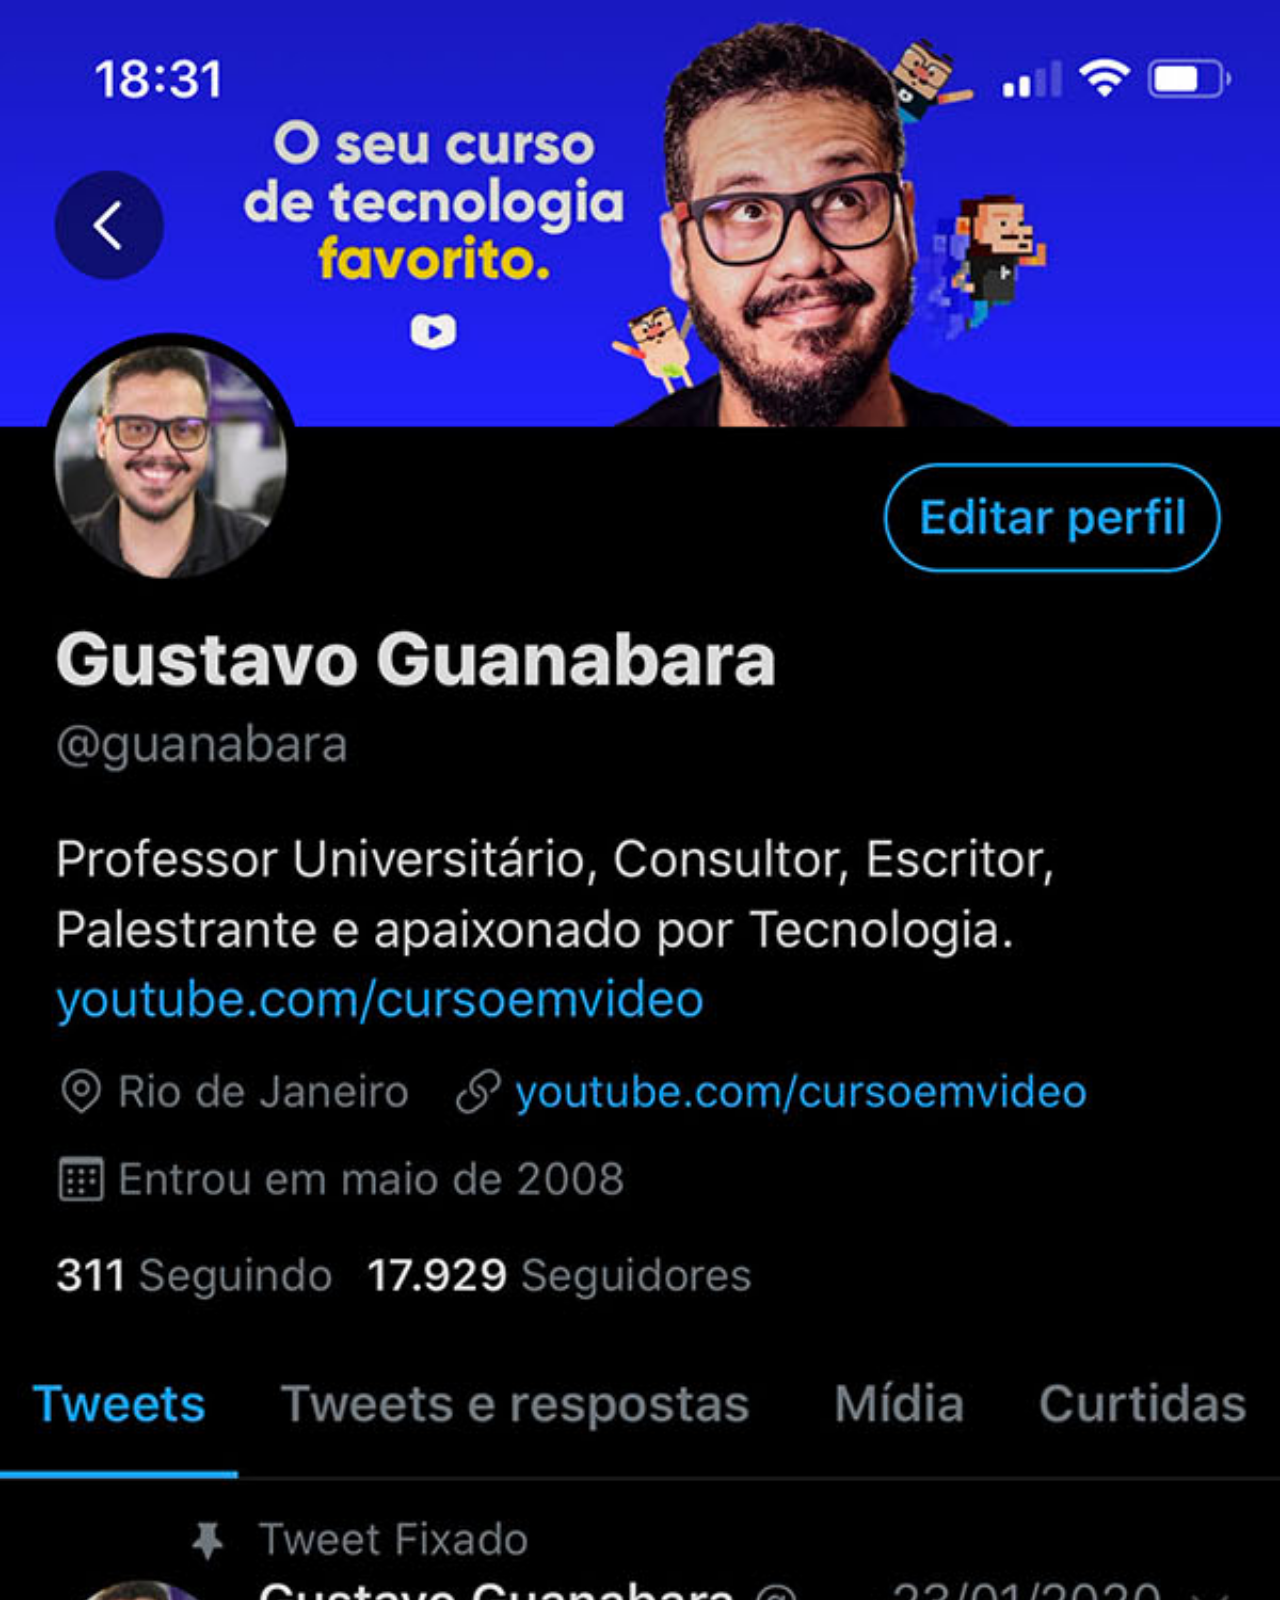
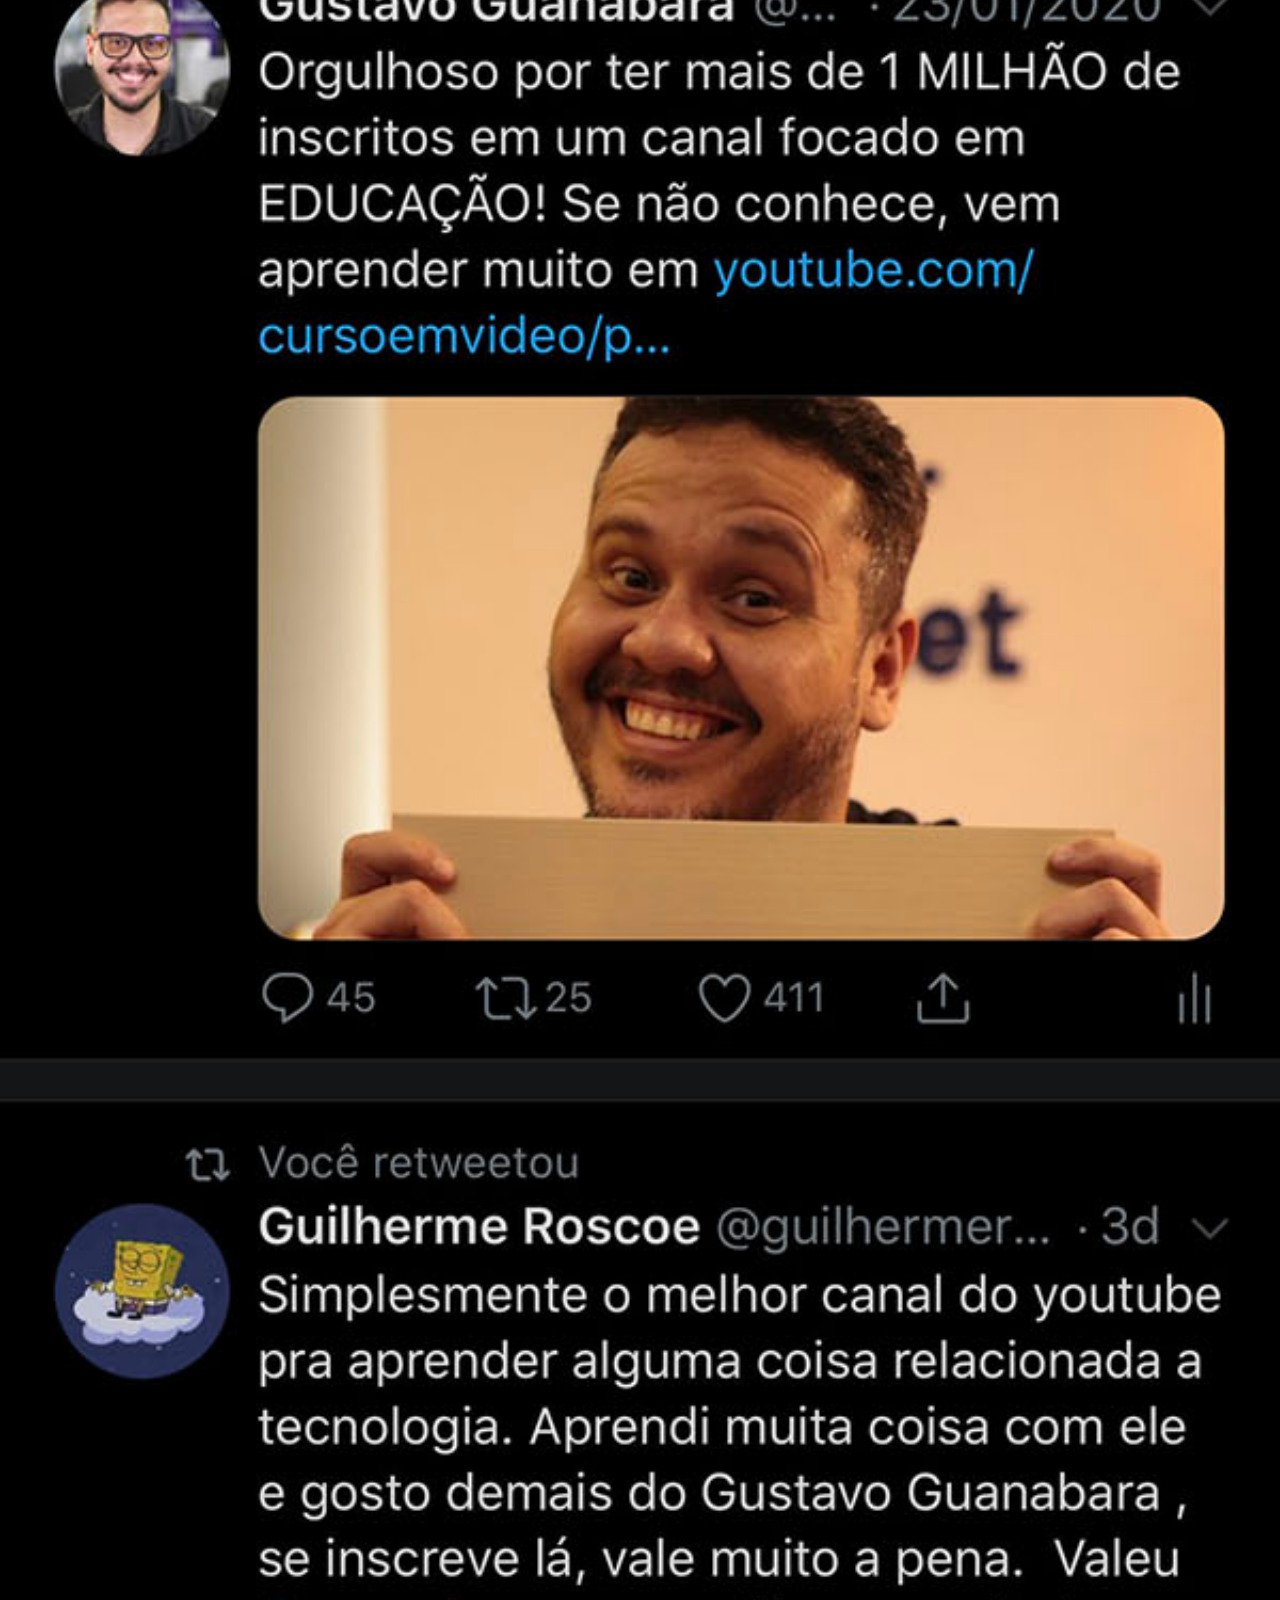
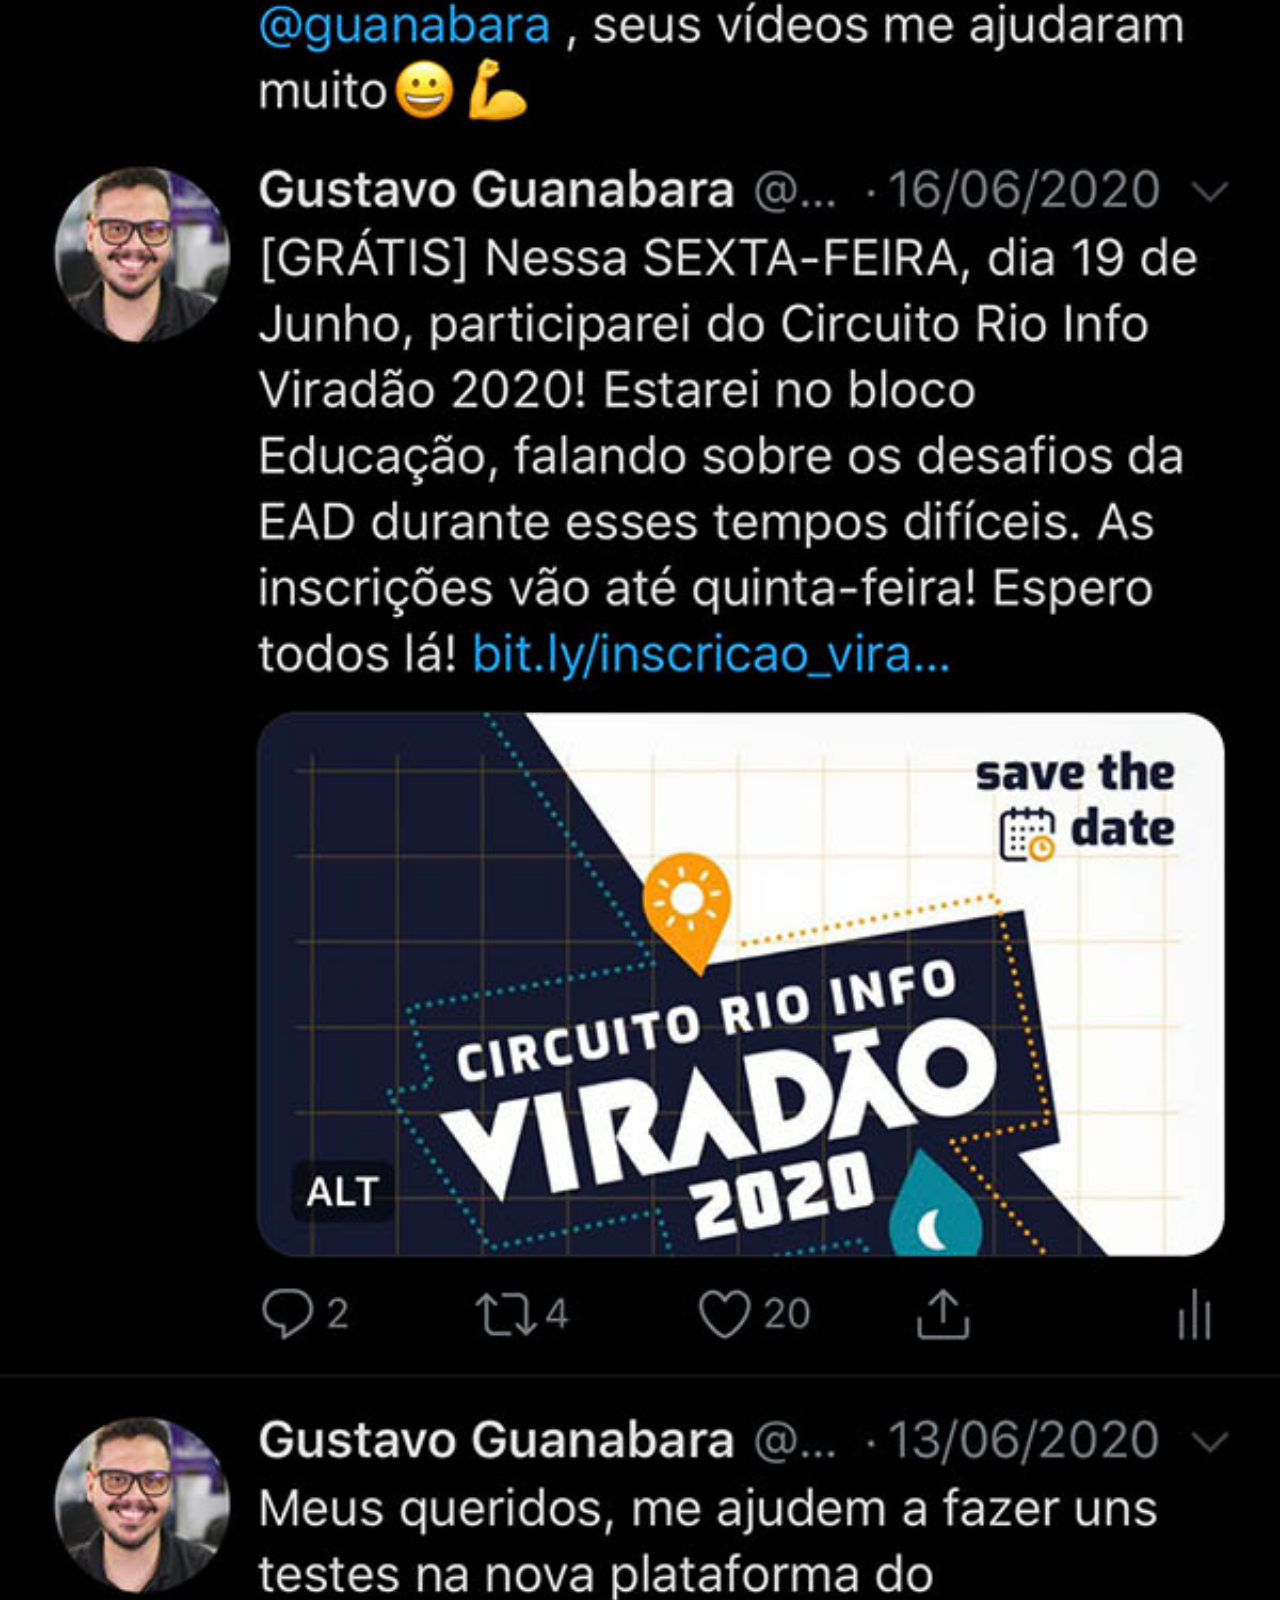
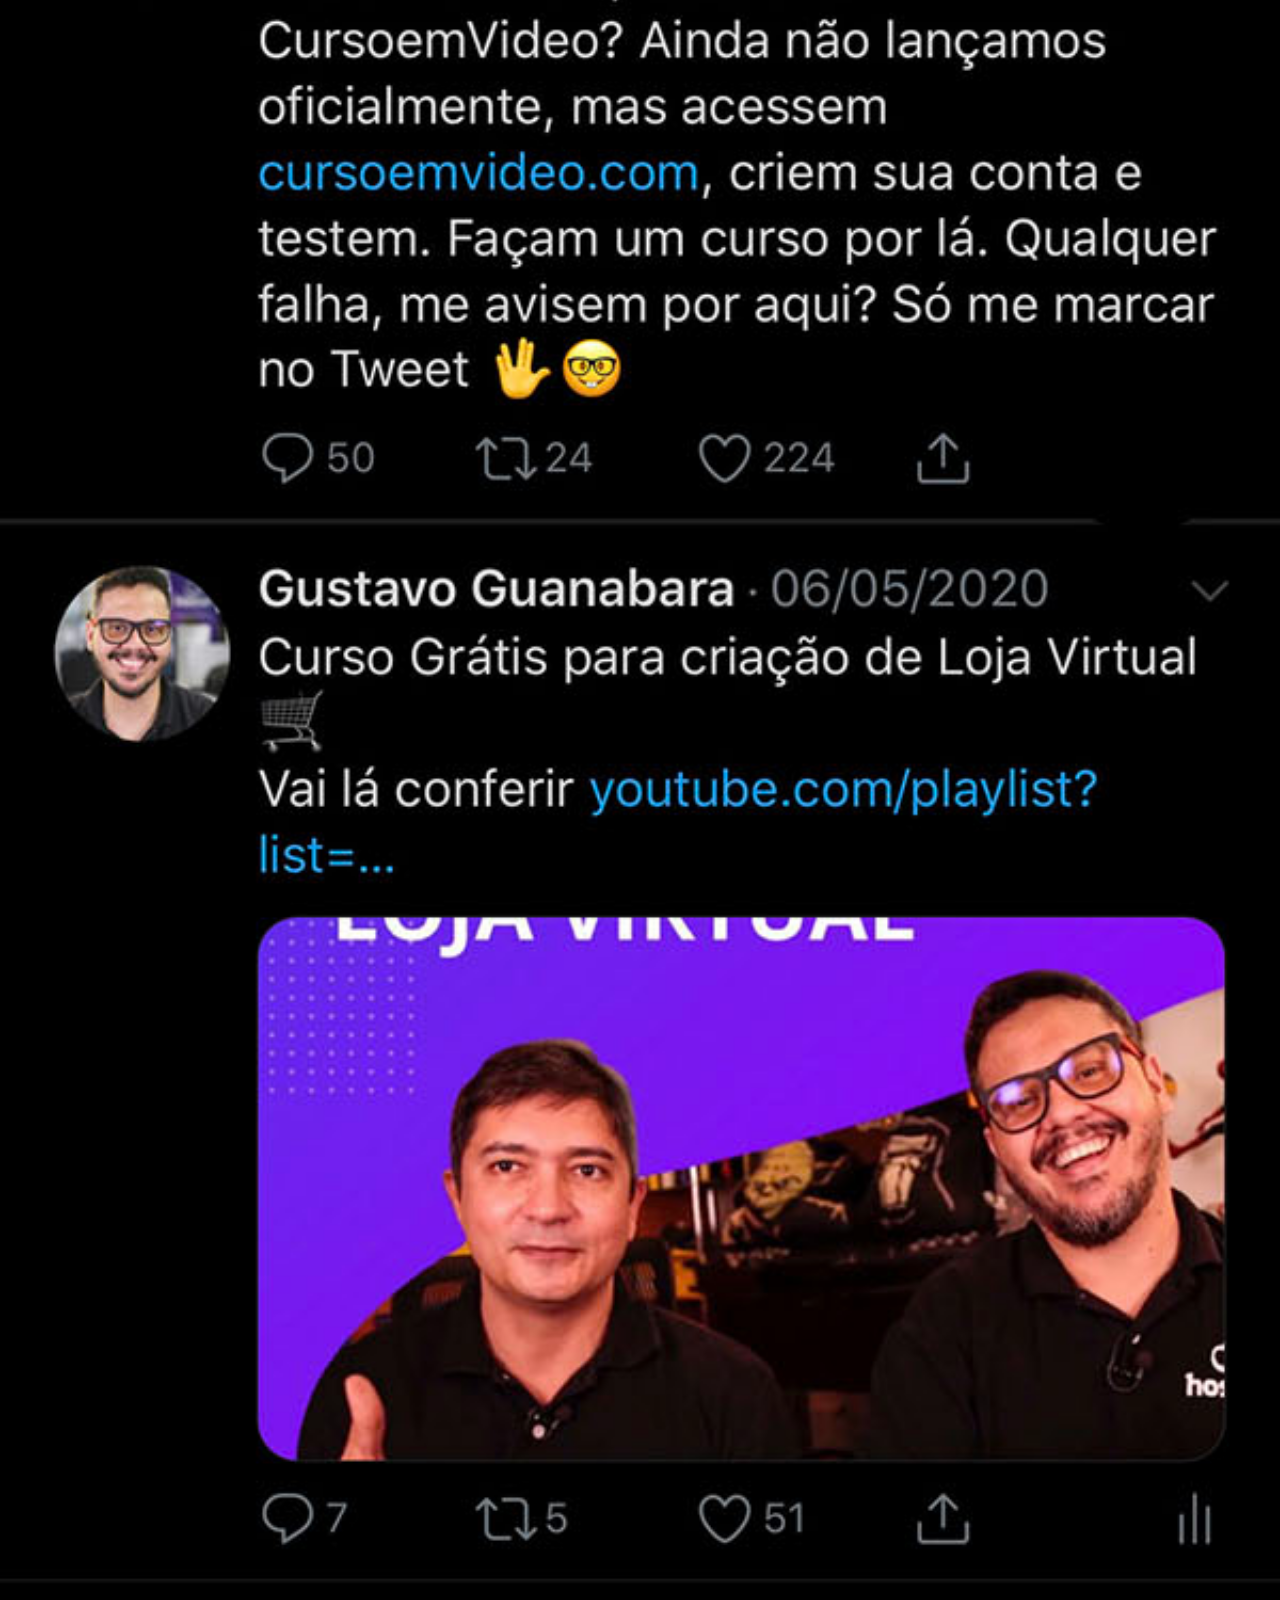
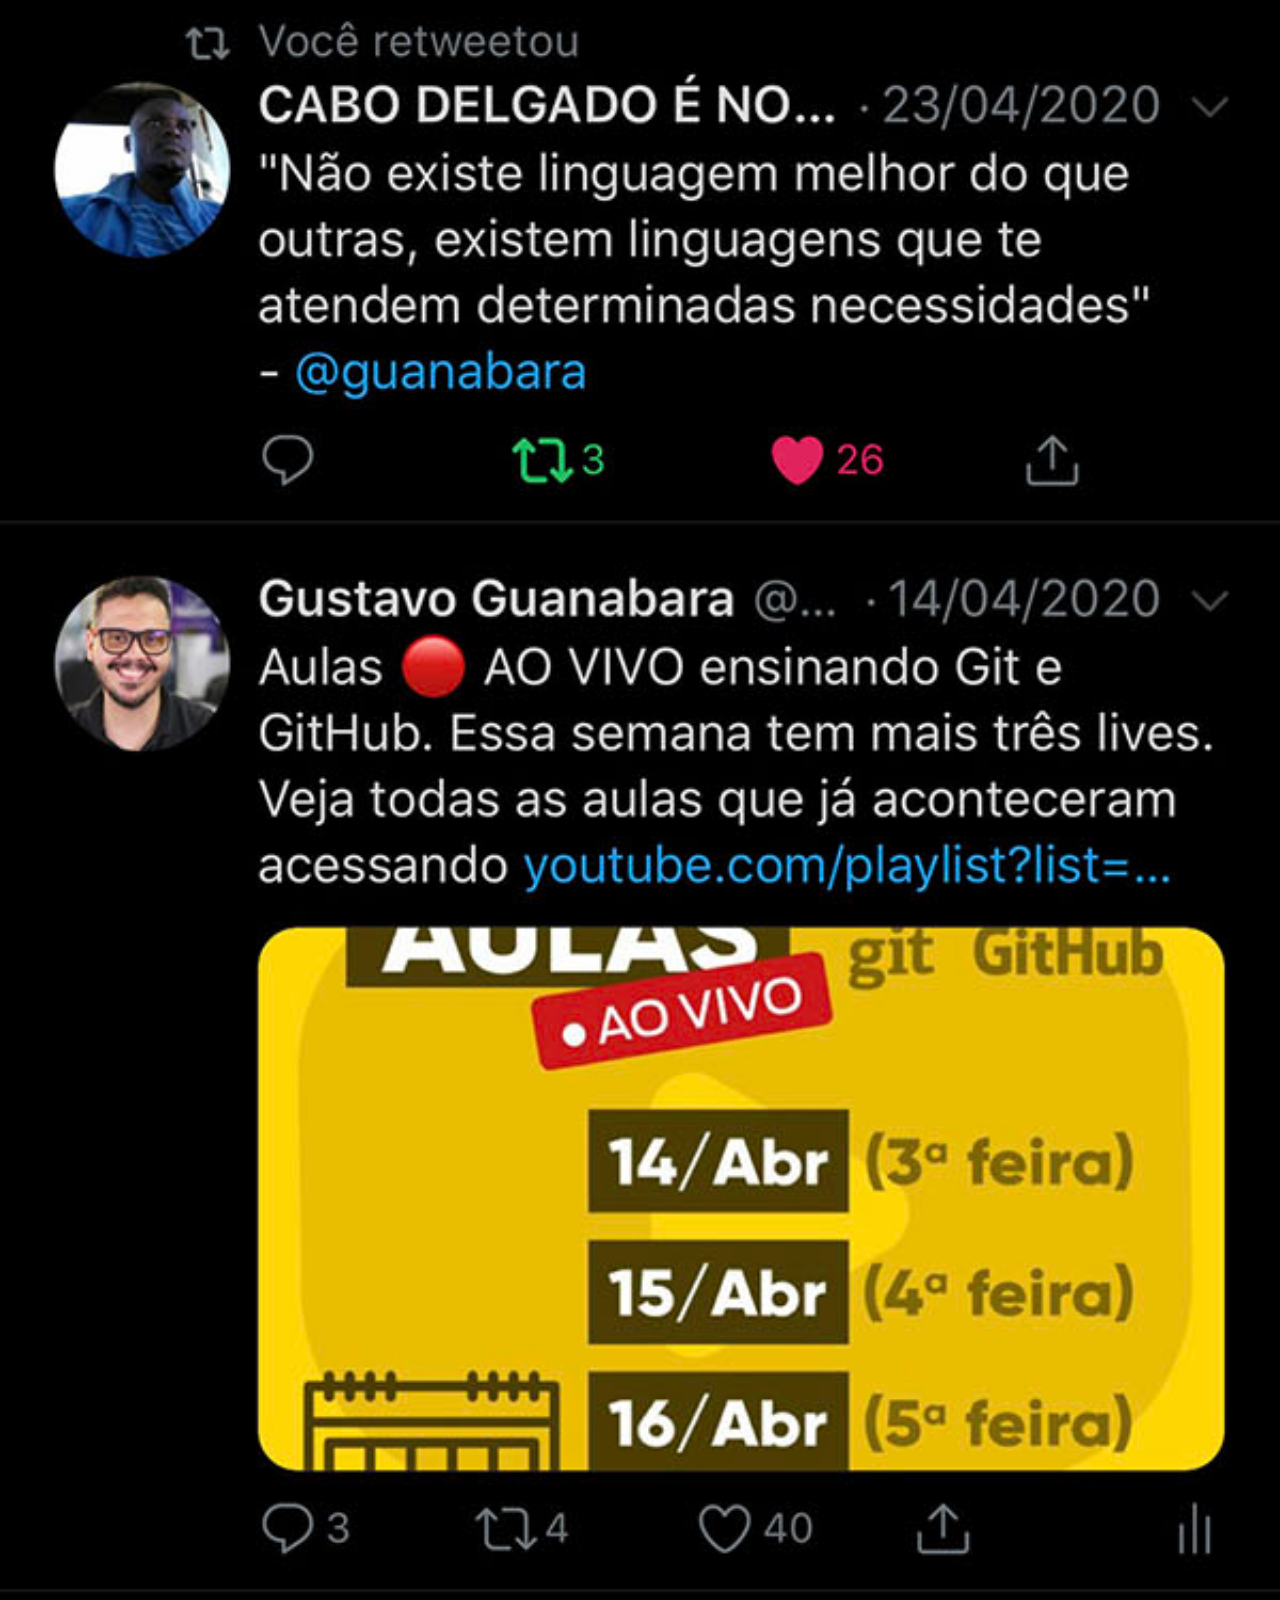
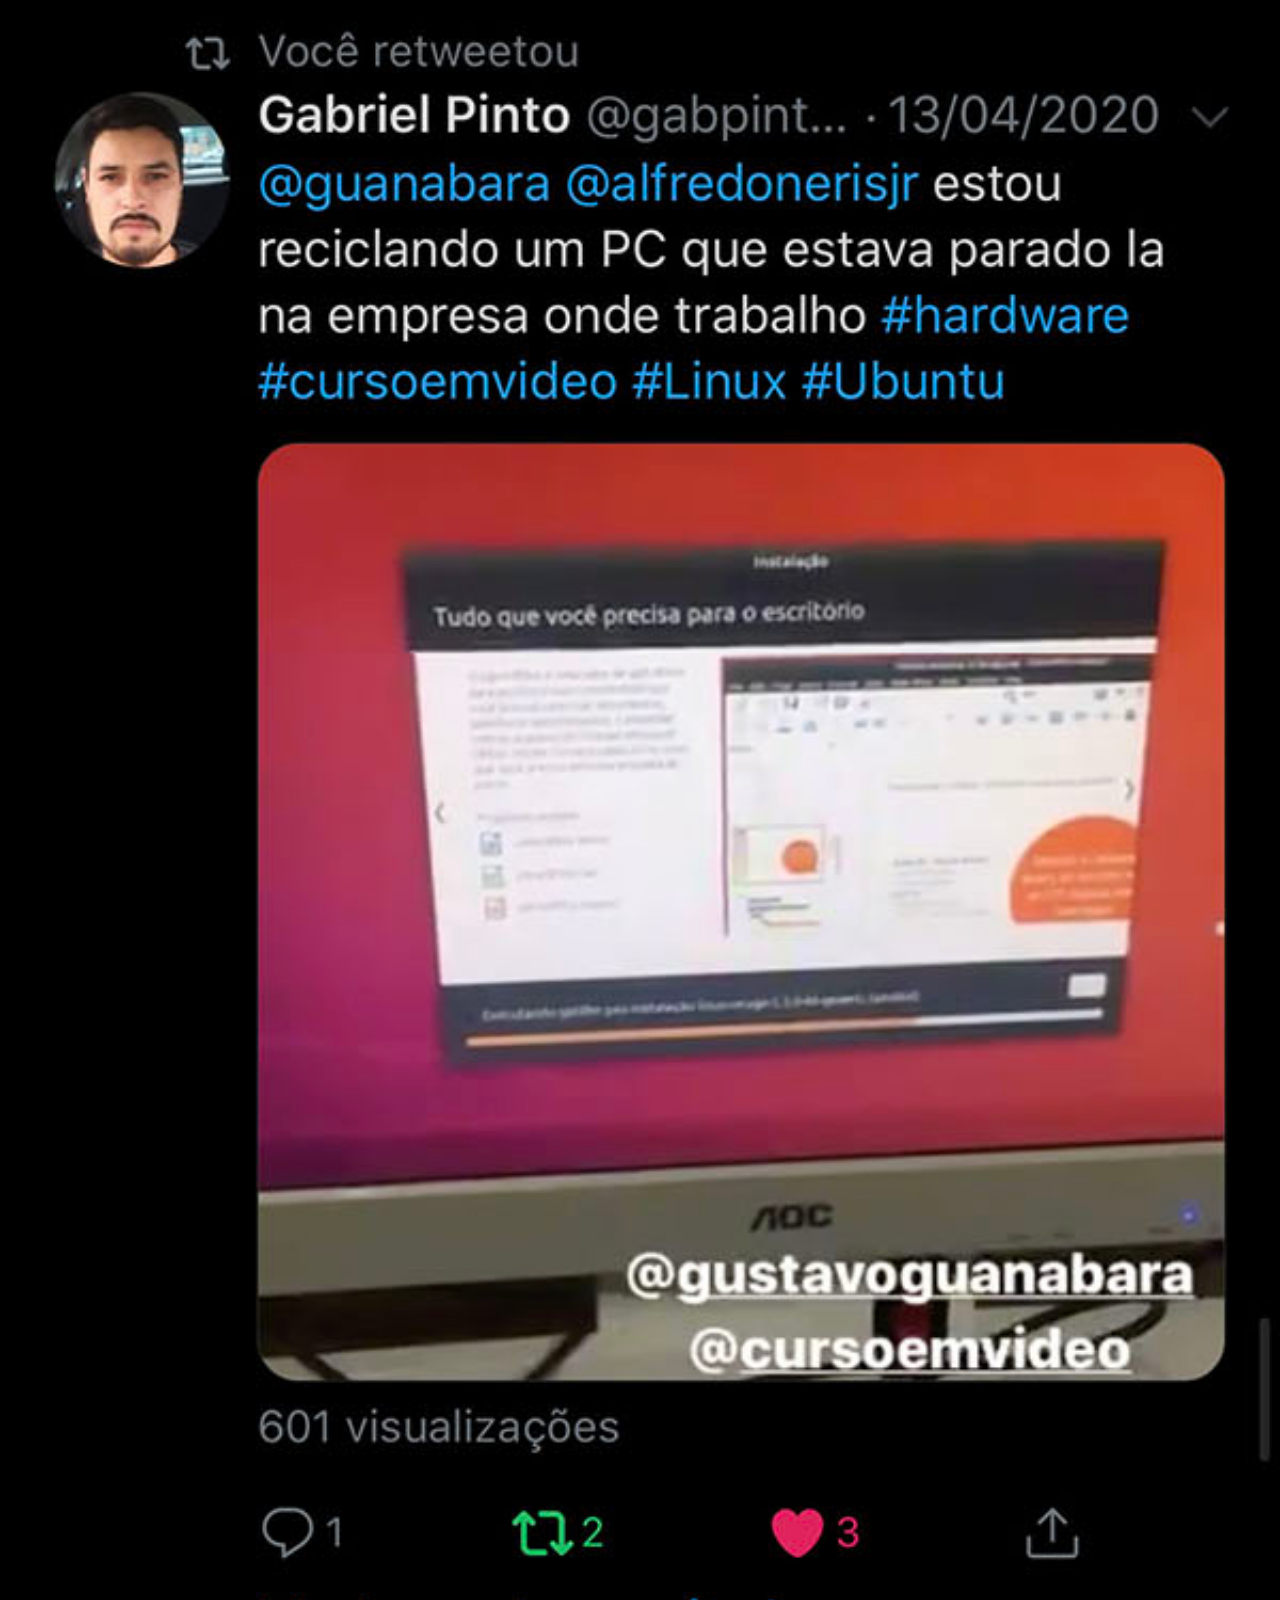
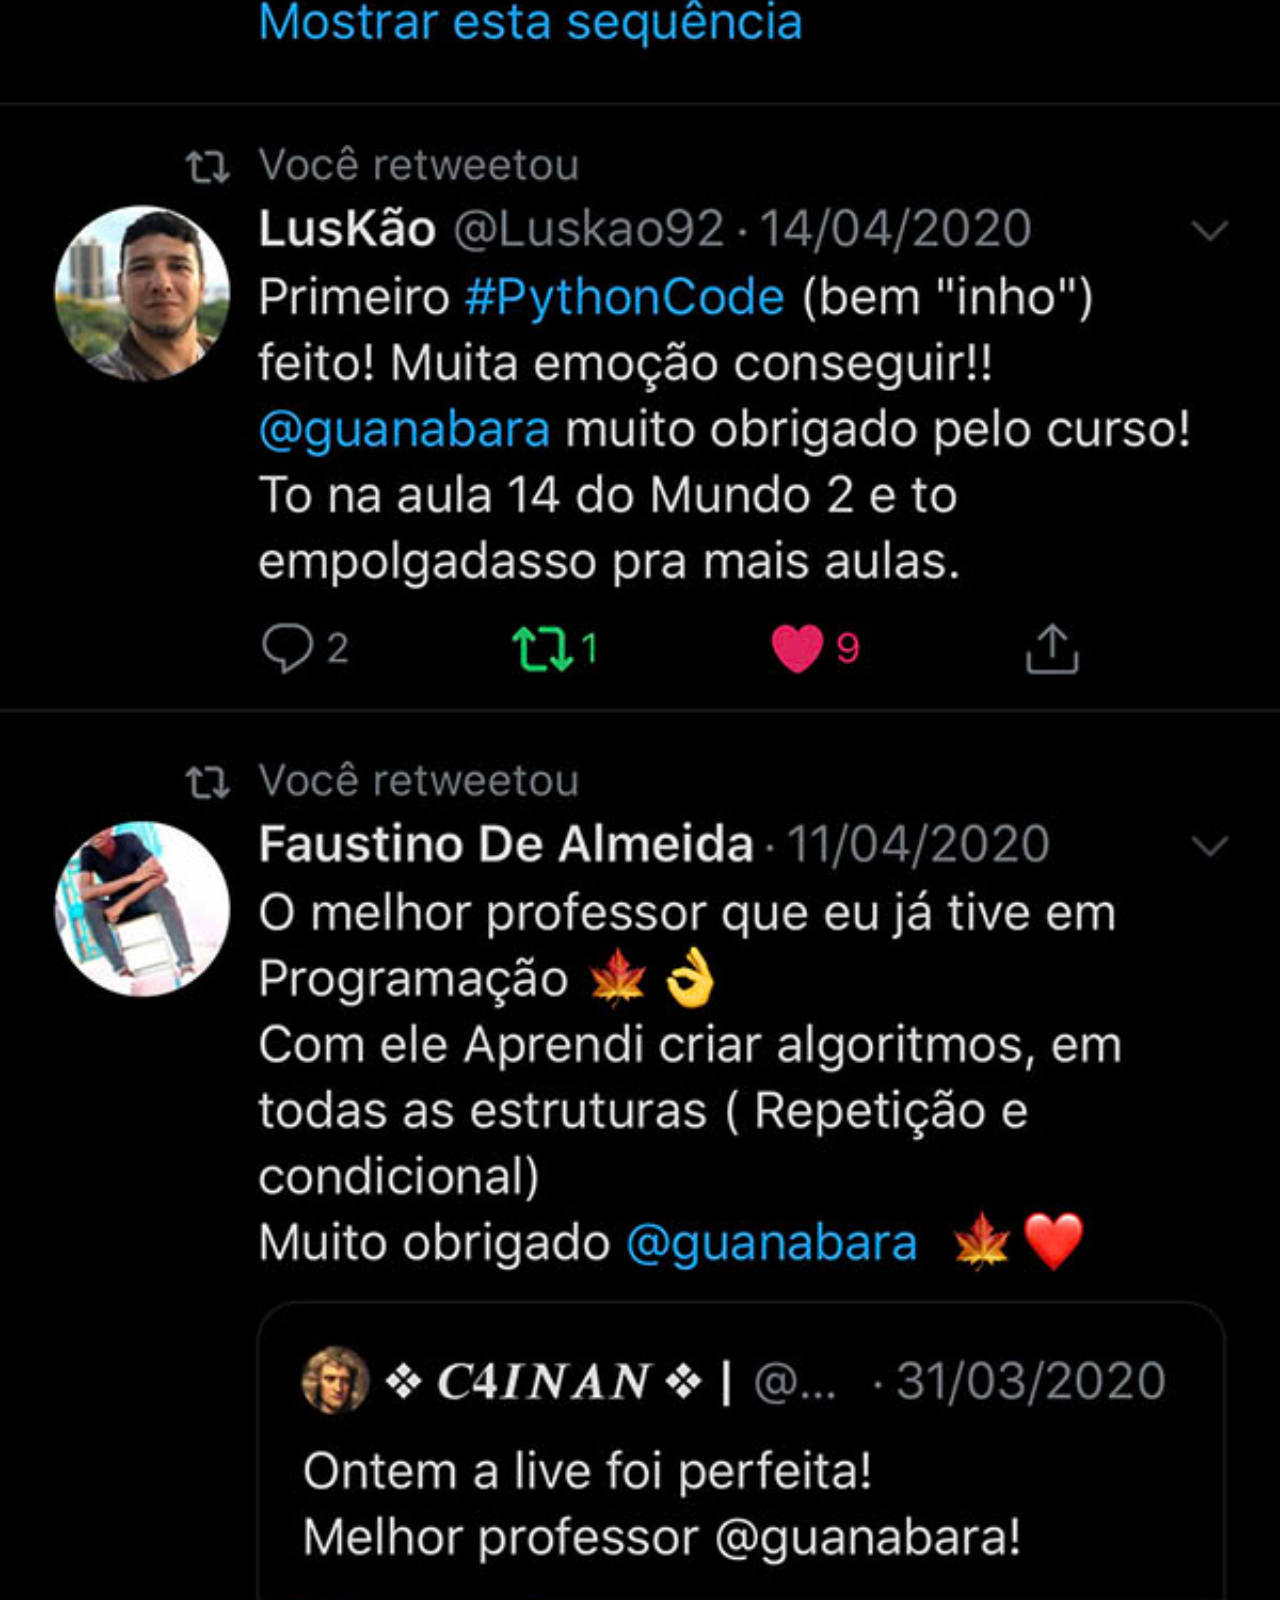
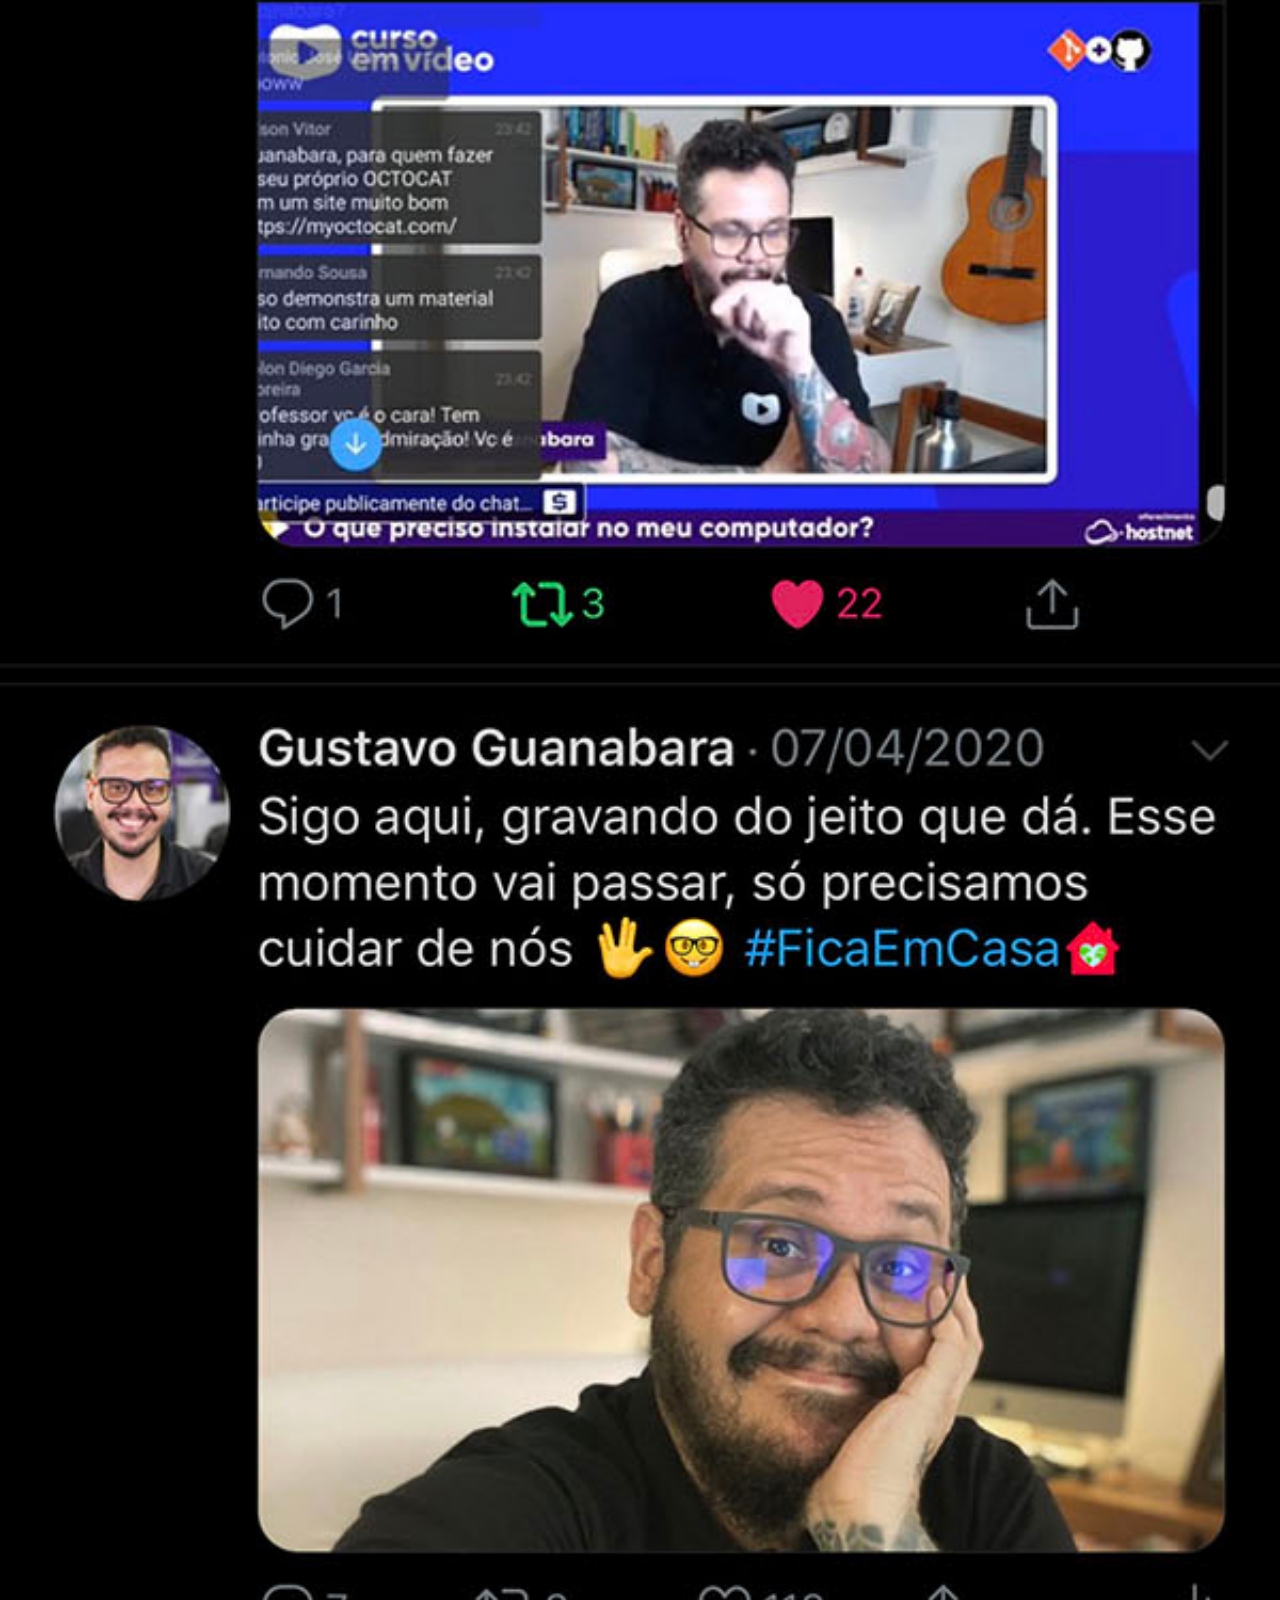
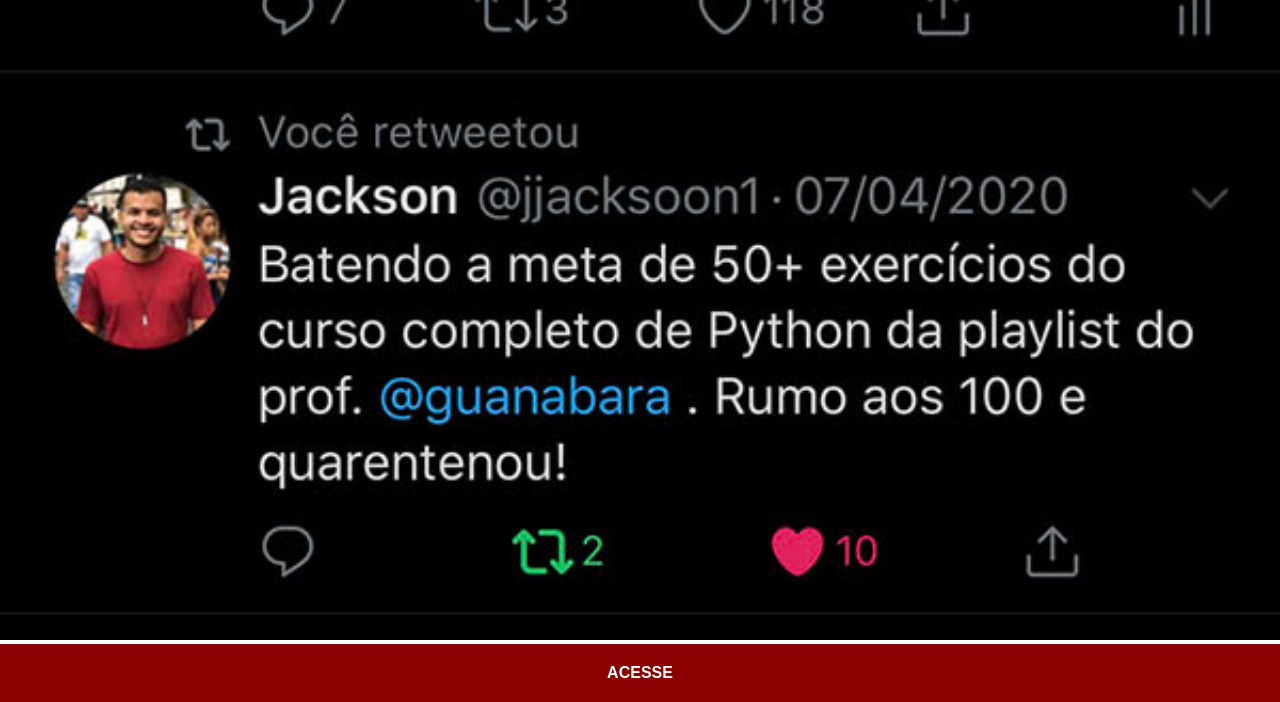
<file: twitter.html>
<!DOCTYPE html>
<html lang="pt-br">
<head>
    <meta charset="UTF-8">
    <meta name="viewport" content="width=device-width, initial-scale=1.0">
    <title>Document</title>
        <style>
        *{
            padding: 0px;
            margin: 0px;
            font-family: Arial, Helvetica, sans-serif;
        }
        ::-webkit-scrollbar{
            width: 0px;
            height: 0px;
        }
        
        img{
            width: 100vw;


        }

        a{
            display: block;
            background-color: darkred;
            color: white;
            padding: 20px;
            text-align: center;
            font-weight: bolder;
            text-decoration: none;



        }


    </style>
</head>
<body>
    <img src="imagens/tela-twitter.jpg" alt="imagem youtube">
    
    <a href="https://x.com/guanabara?s=20" target="_blank">ACESSE</a>
    
</body>
</html>
</file>
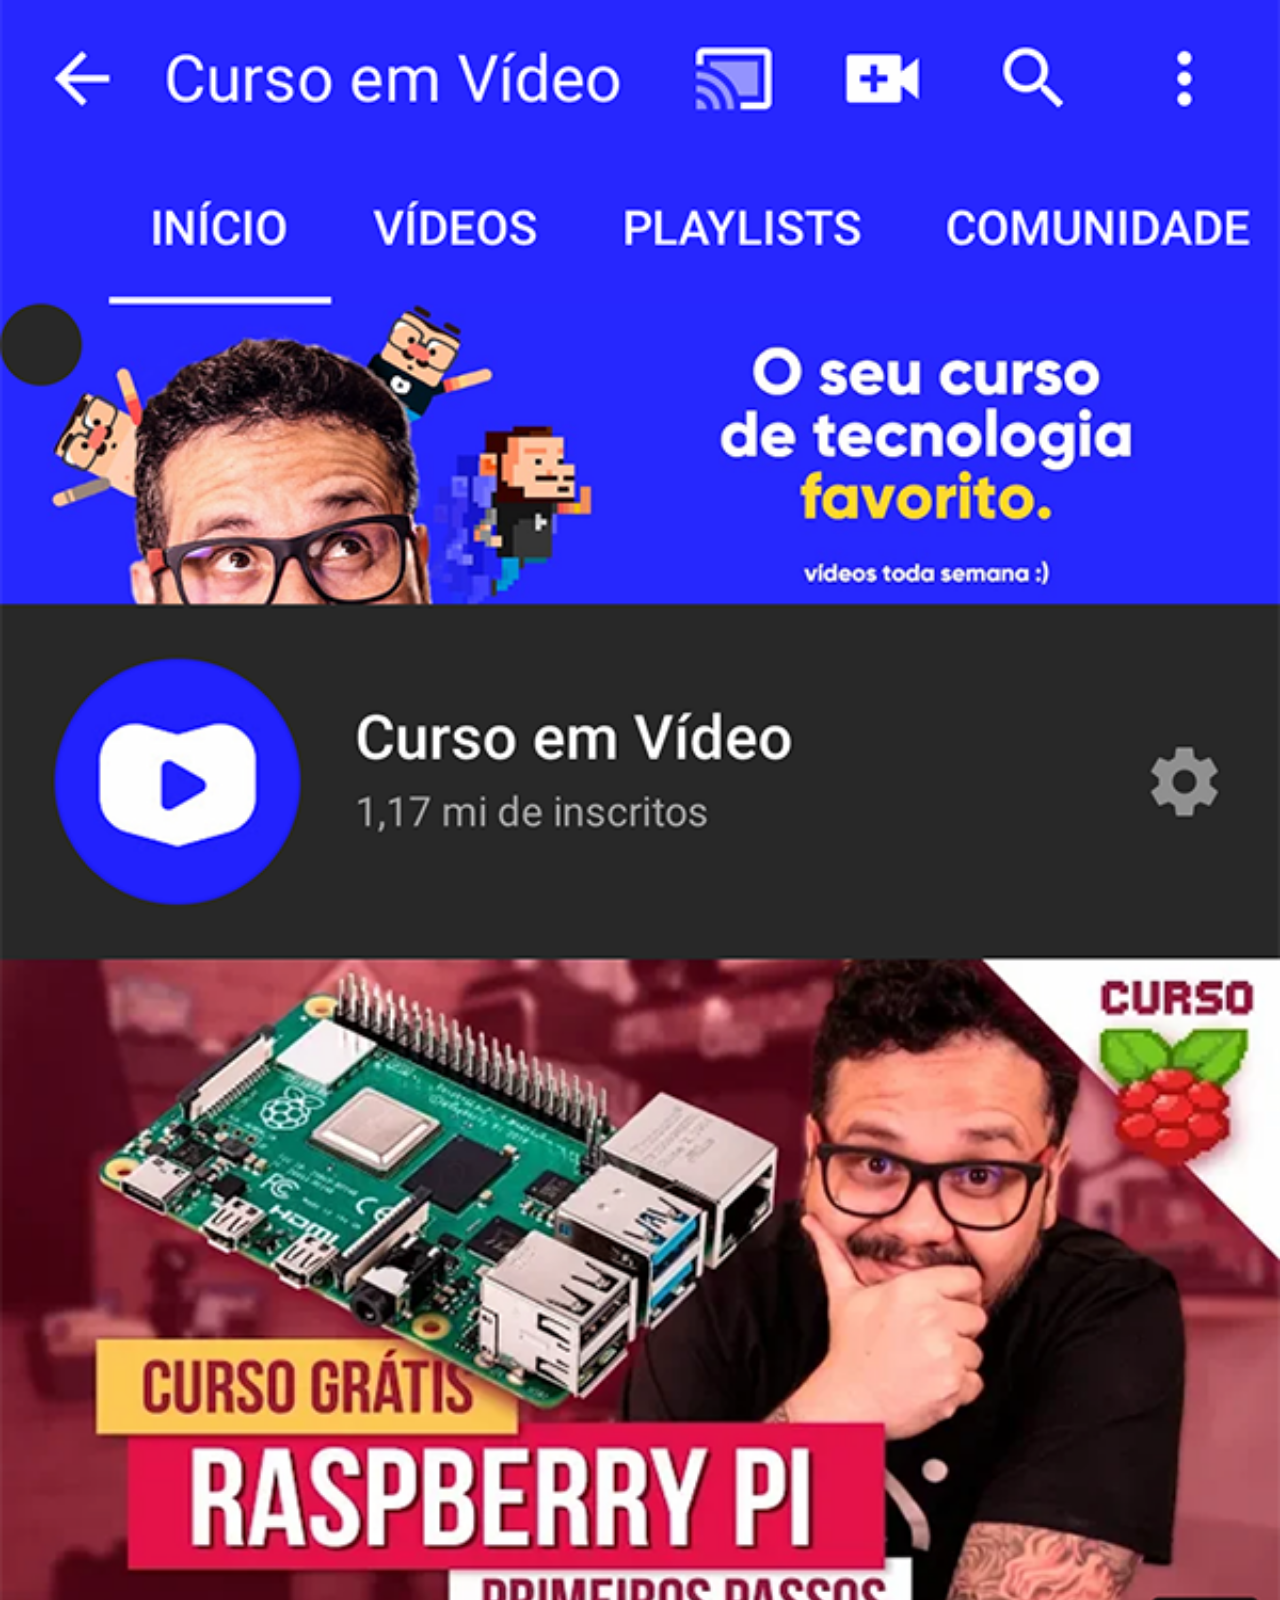
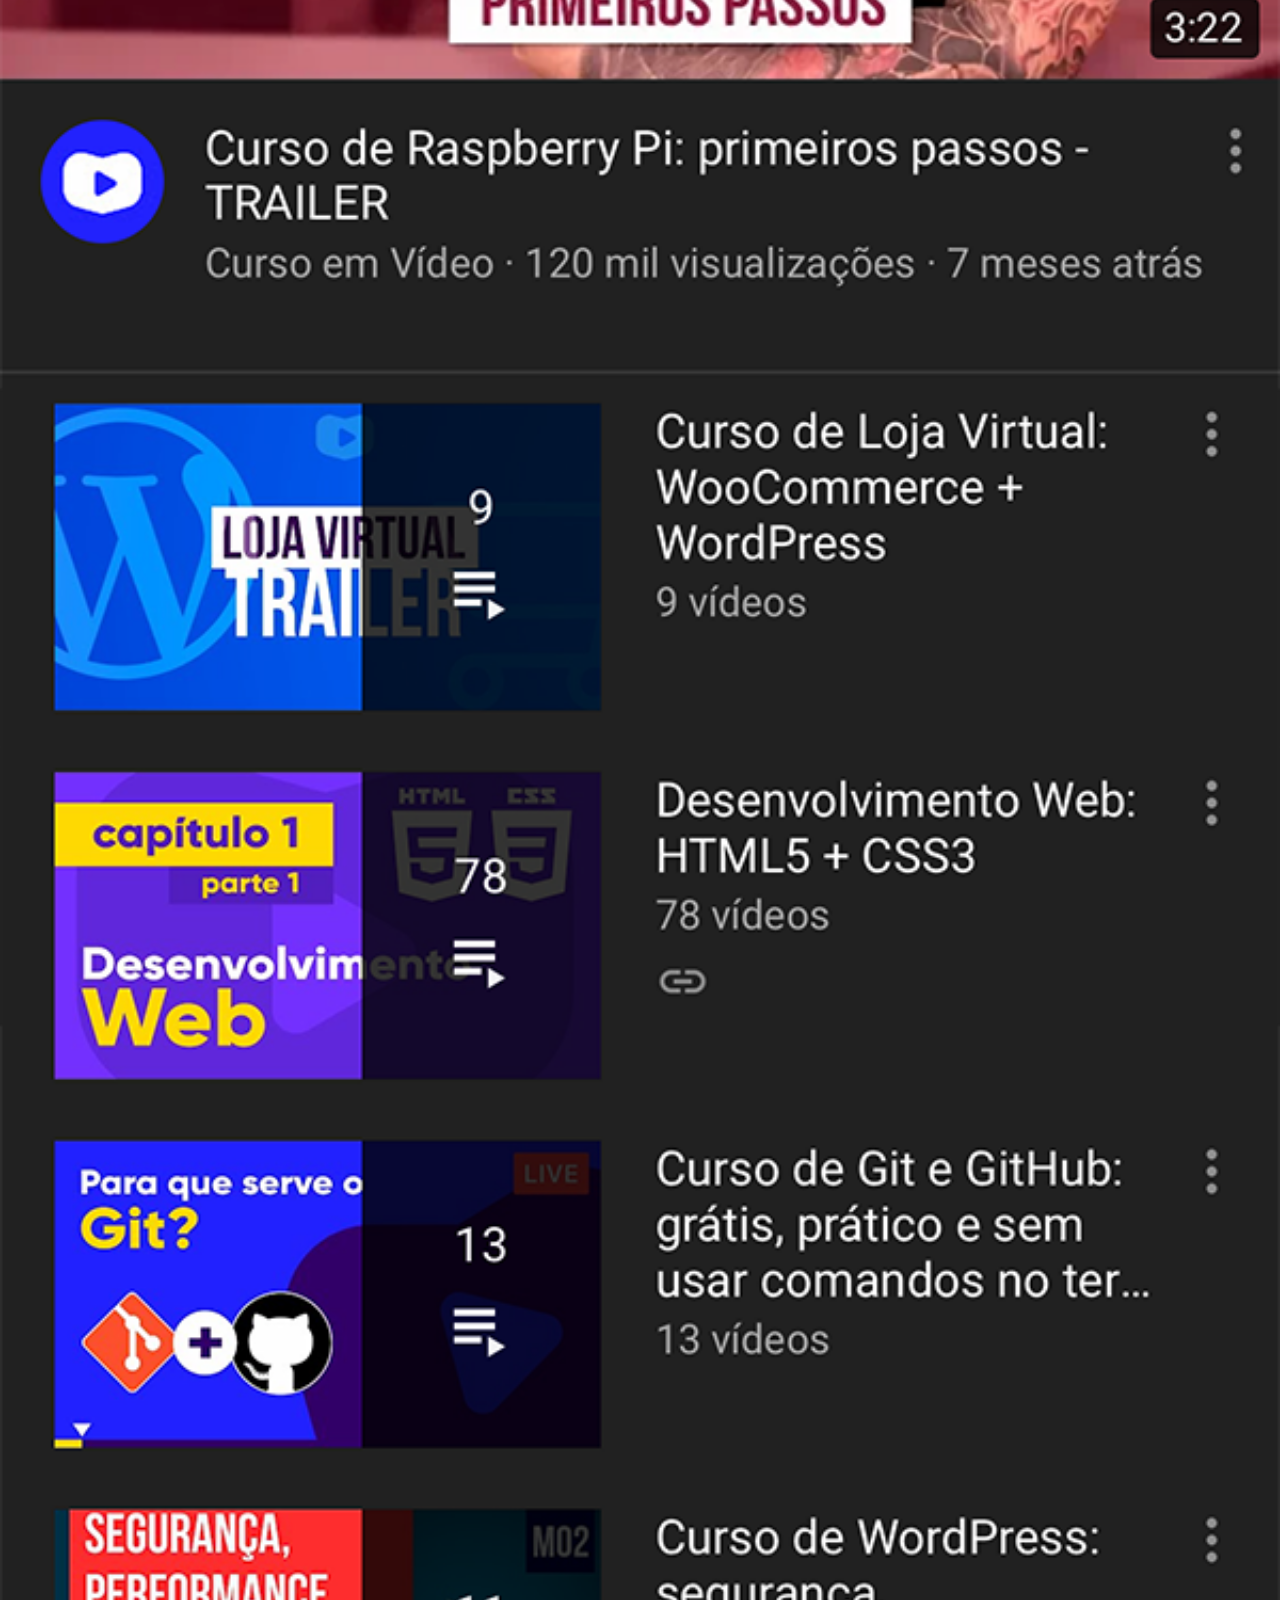
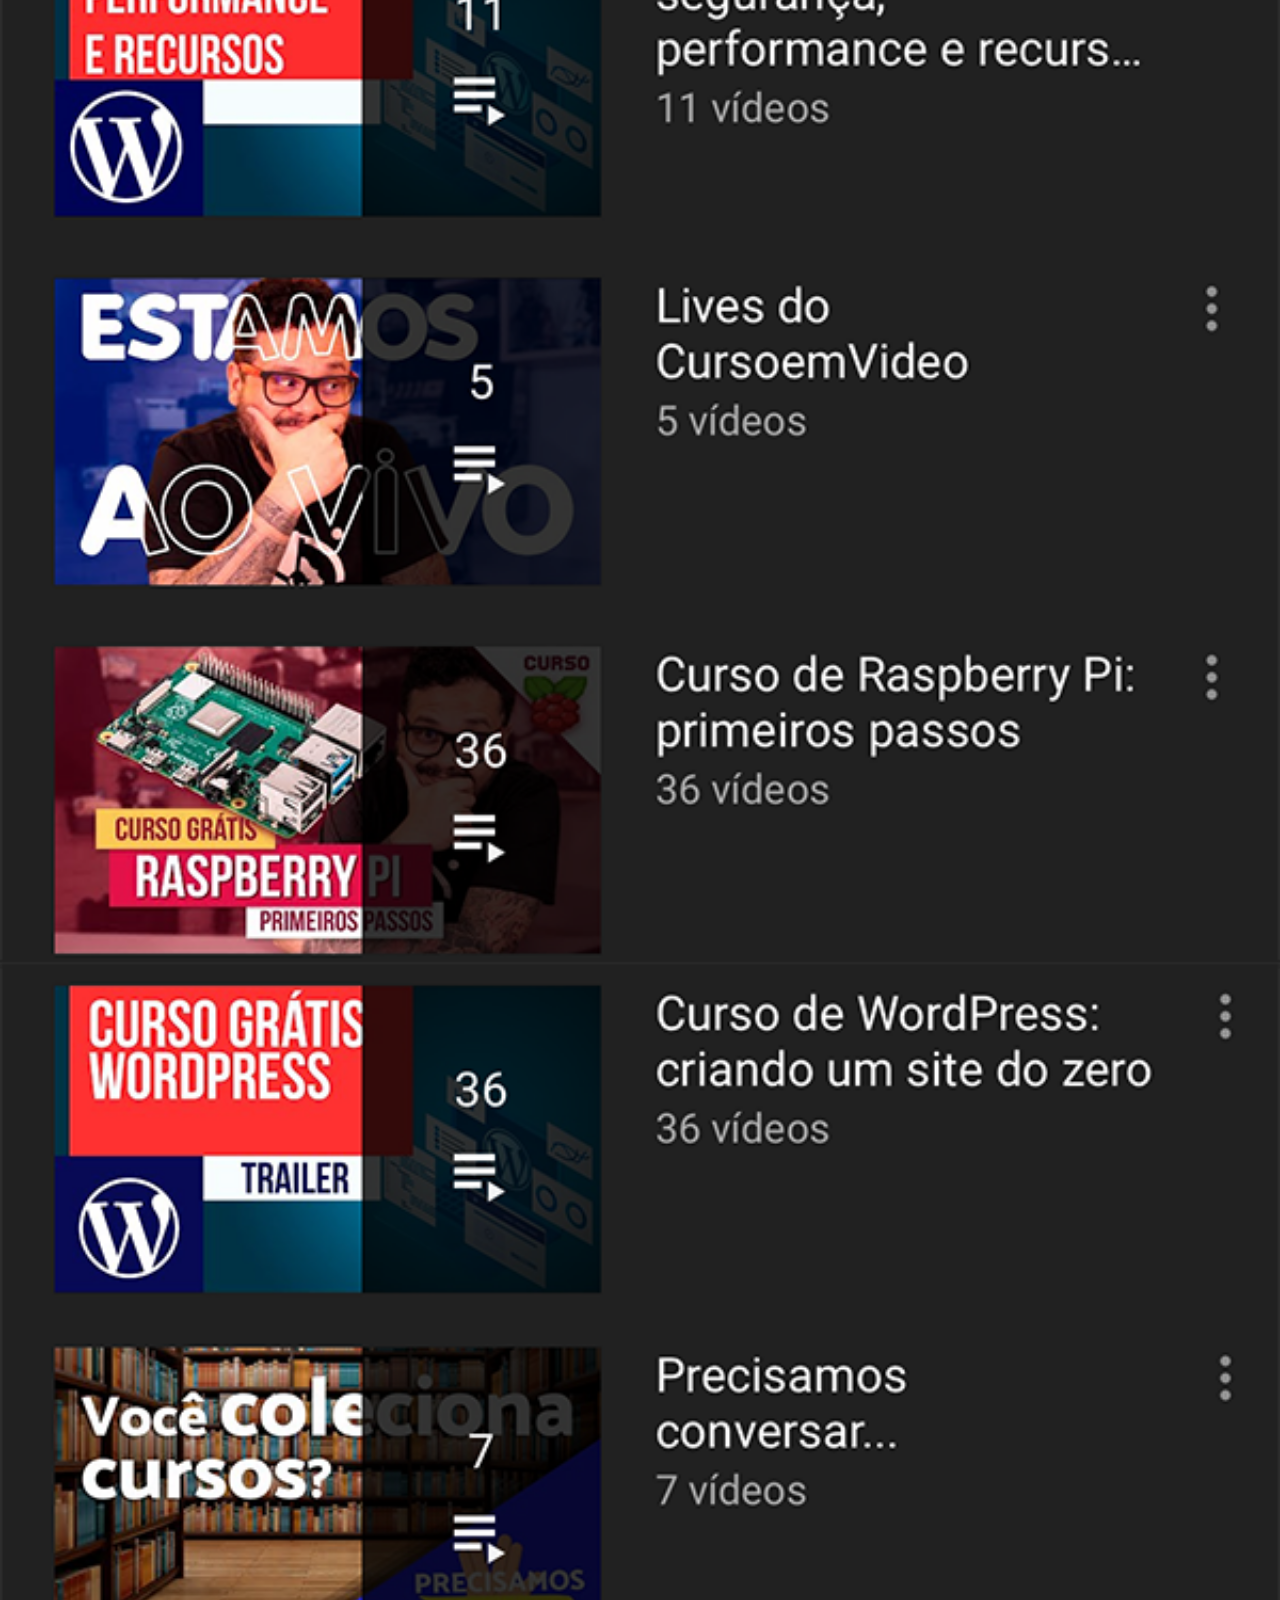
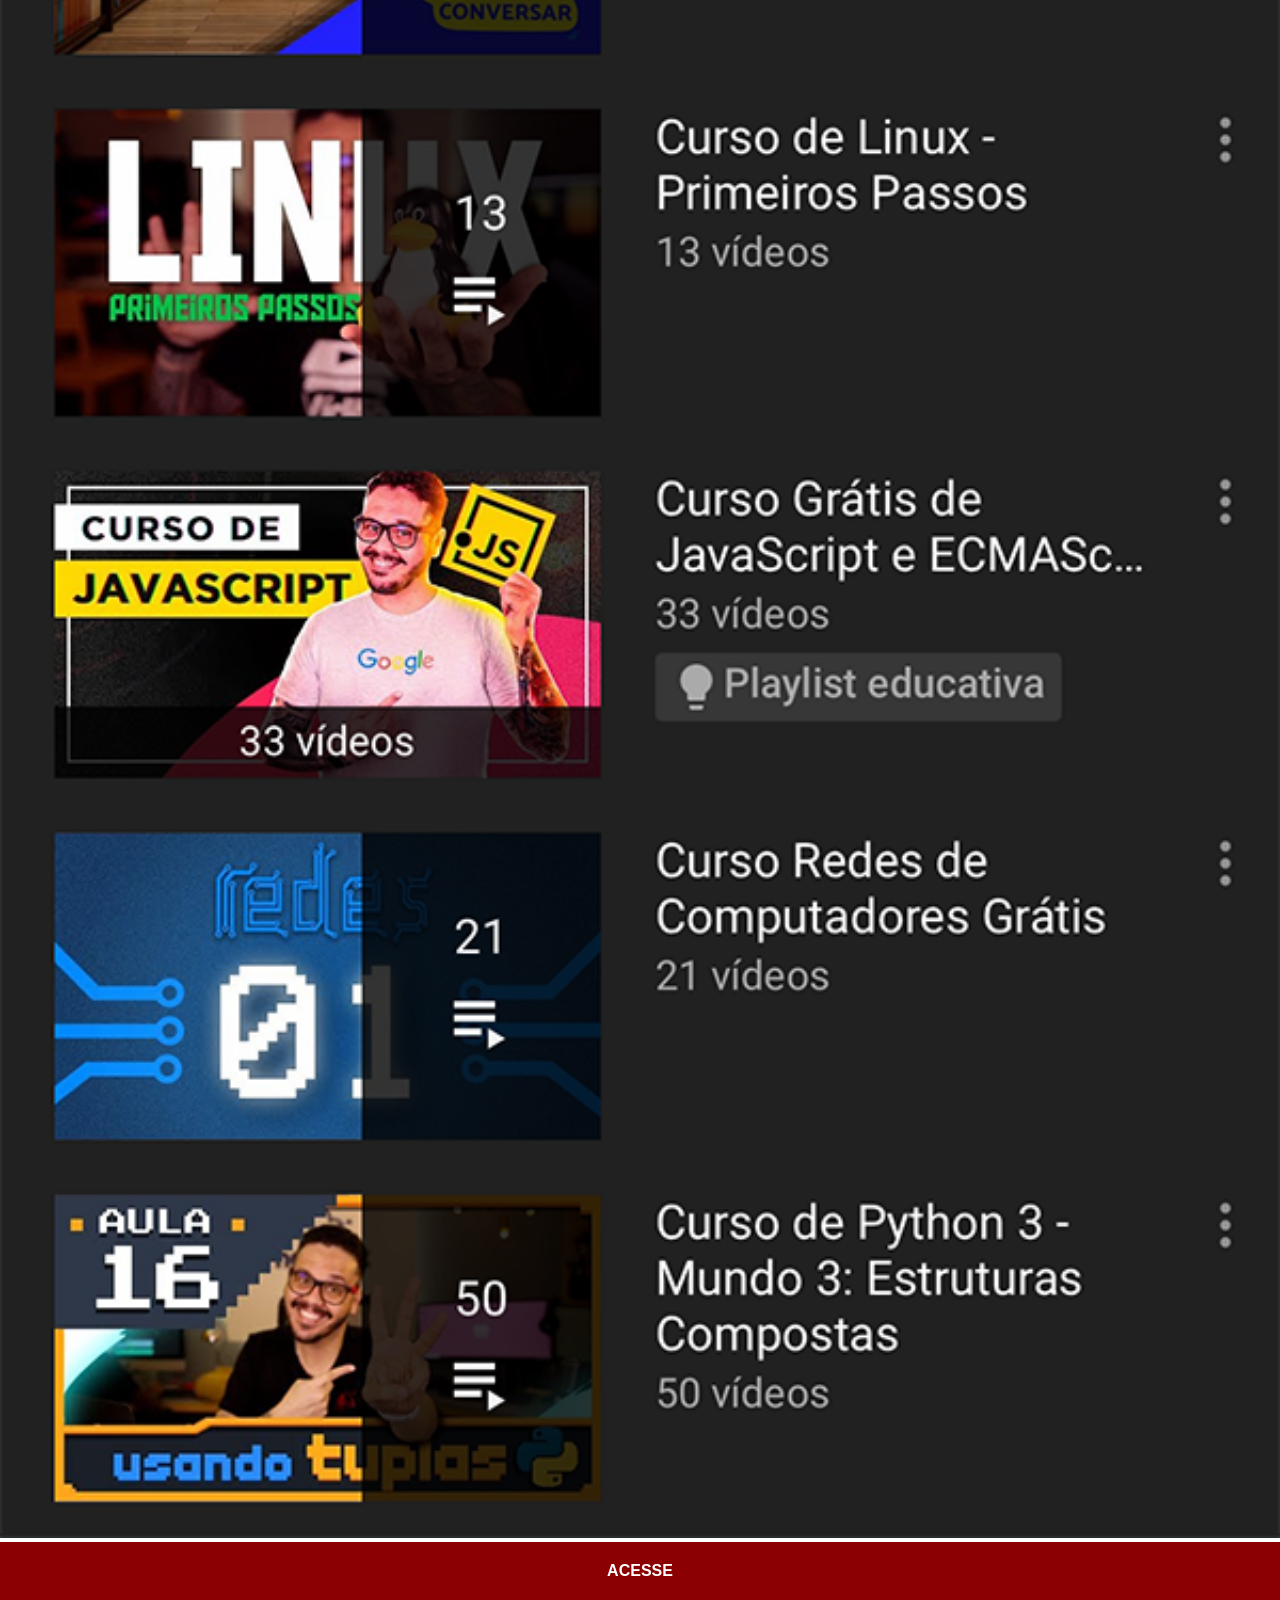
<file: youtube.html>
<!DOCTYPE html>
<html lang="pt-br">
<head>
    <meta charset="UTF-8">
    <meta name="viewport" content="width=device-width, initial-scale=1.0">
    <title>Document</title>
    <style>
        *{
            padding: 0px;
            margin: 0px;
            font-family: Arial, Helvetica, sans-serif;
        }
        ::-webkit-scrollbar{
            width: 0px;
            height: 0px;
        }
        
        img{
            width: 100vw;


        }

        a{
            display: block;
            background-color: darkred;
            color: white;
            padding: 20px;
            text-align: center;
            font-weight: bolder;
            text-decoration: none;



        }


    </style>
</head>
<body>
    <img src="imagens/tela-youtube.png" alt="imagem youtube">
    
    <a href="https://www.youtube.com/@cursoemvideo" target="_blank">ACESSE</a>
</body>
</html>
</file>
<file: index.html/estilos/style.css>
@charset "UTF-8"; 

*{
    margin: 0px;
    padding: 0px;
    font-family: Arial, Helvetica, sans-serif;
}

html, body{
    height: 100vh;
    width: 100vw;
    background-color: black;
}

main{
    height: 100vh;
    position: relative;
   
}
body{
    background: url('../../imagens/fundo-madeira.jpg') no-repeat top center;
    background-size: cover;
    background-attachment: fixed;
}

section#telefone{
    position: absolute;
    top: 50%;
    left: 50%;
    transform: translate(-50%, -50%);

    height: 627px; 
    width: 311px;
    background:  url('../../imagens/frame-iphone.png')no-repeat;
}
iframe#tela{
    position: relative;
    top: 80px;
    left: 22px;
    width: 269px;
    height: 471px;
}
section#redes-sociais{
    text-align: right;
}

section#redes-sociais > a > img {
    width: 50px;
    height: 50px;
    margin: 10px;
    border-radius: 30px;
    box-shadow: 2px 2px 5 black;
    box-sizing: border-box;
}

section#redes-sociais img:hover{
    border: 2px solid rgba(255, 255, 255, 0.595);
    transform: translate( -3px, -3px);
    box-shadow: 5px 5px 10px rgba(0, 0, 0, 0.559);
    transition: .1s, border .1s ;


}
</file>
